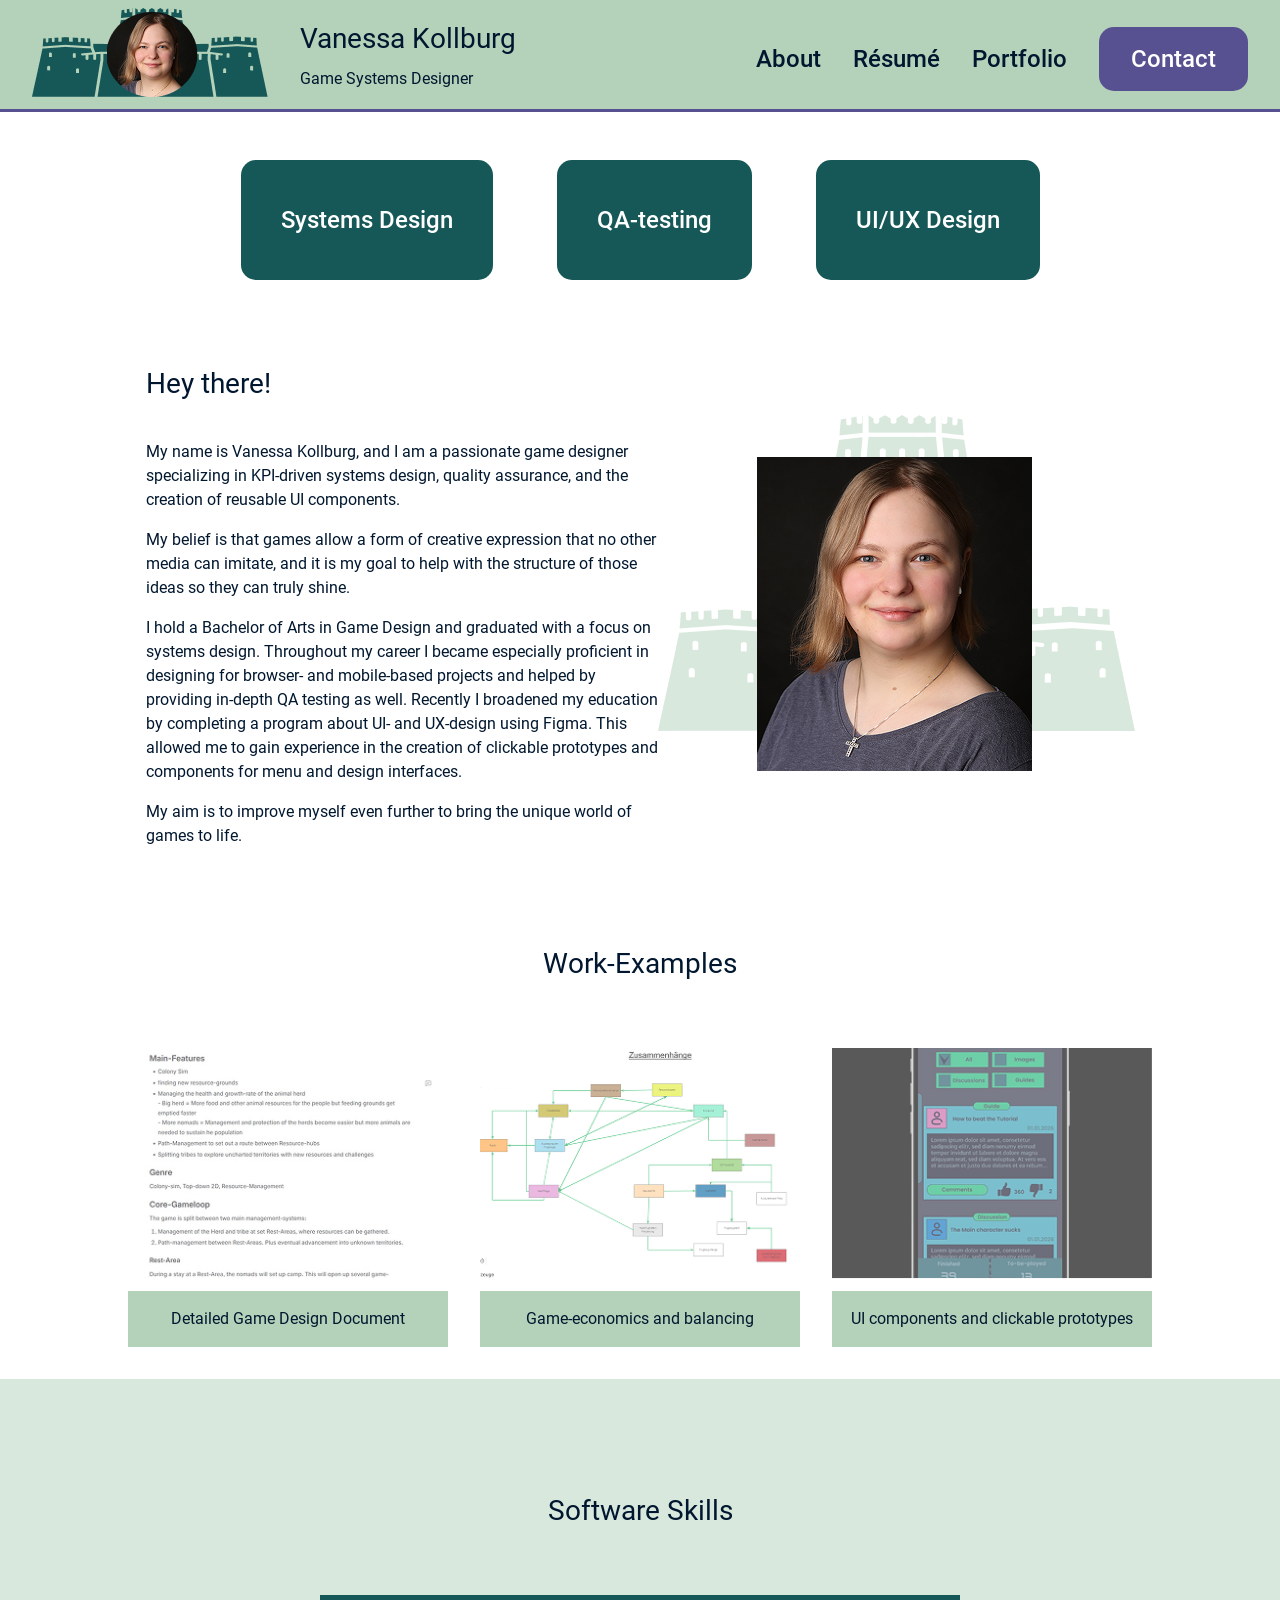
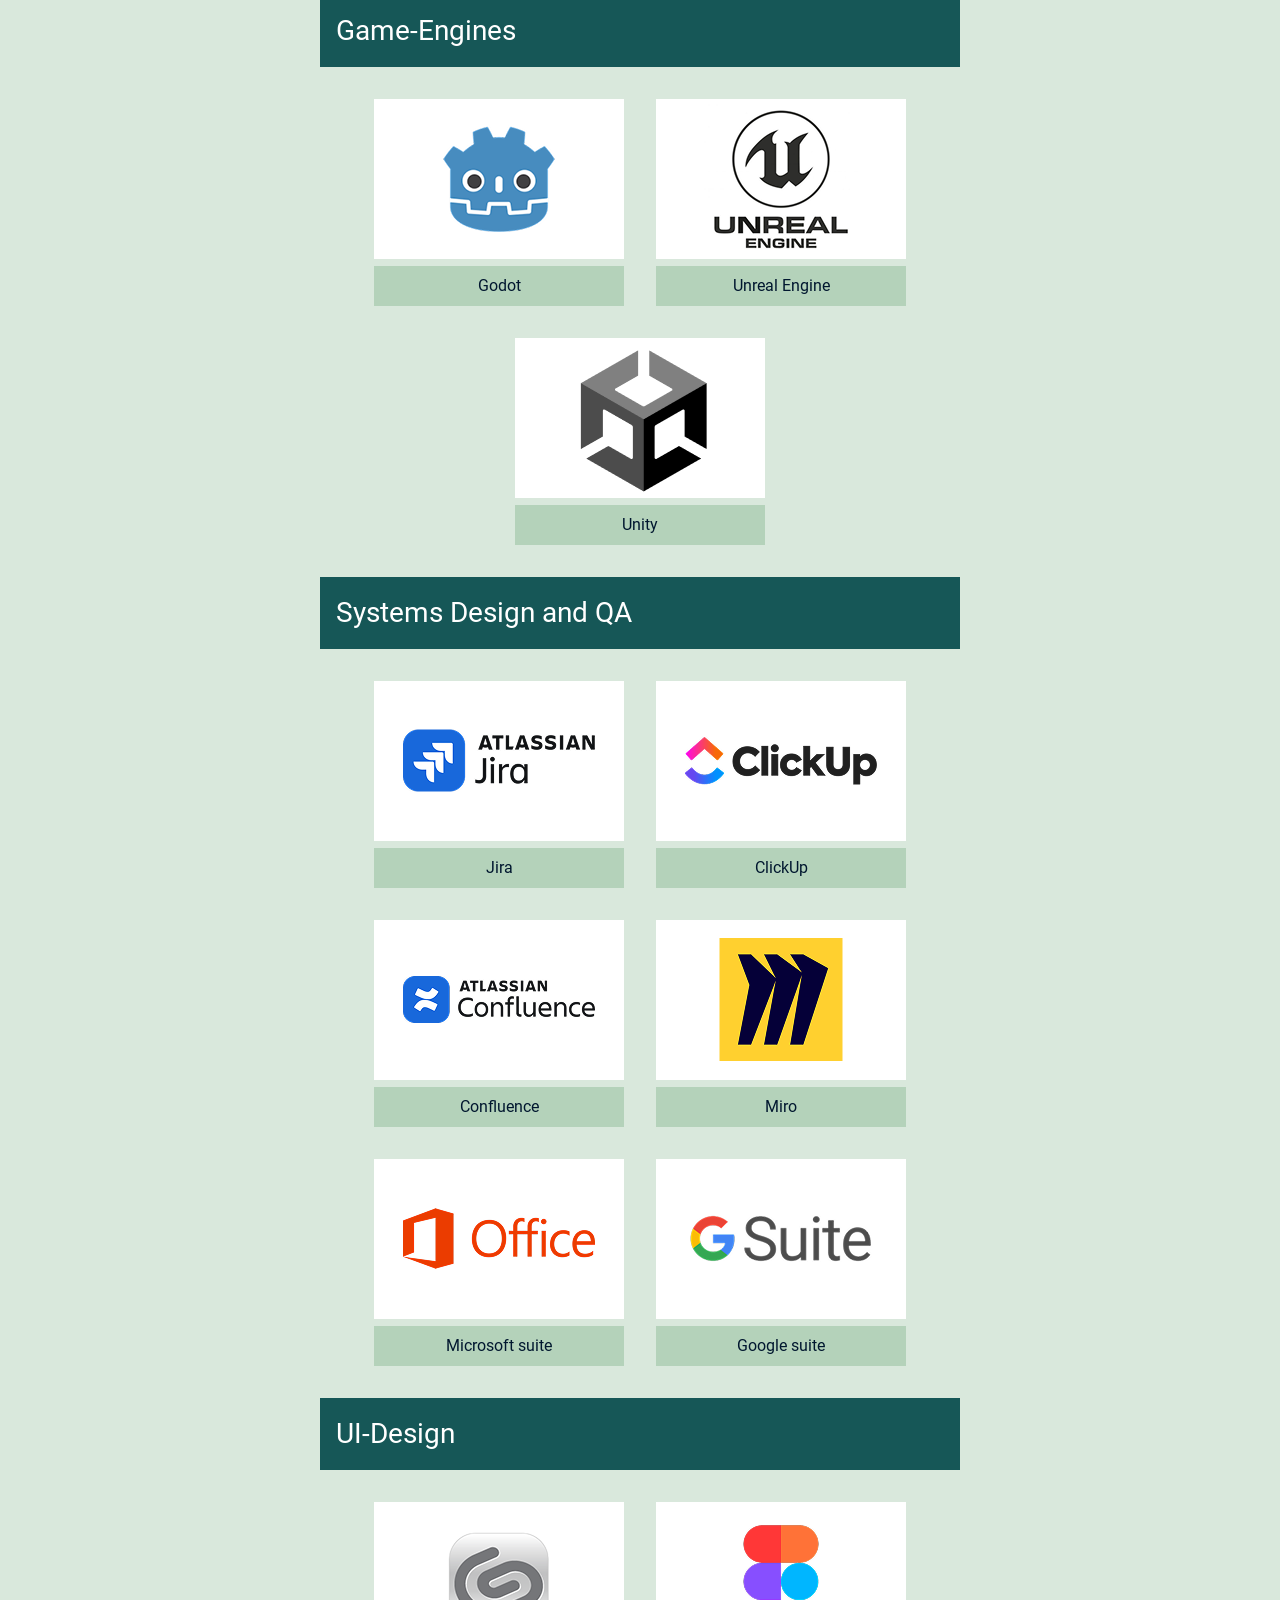
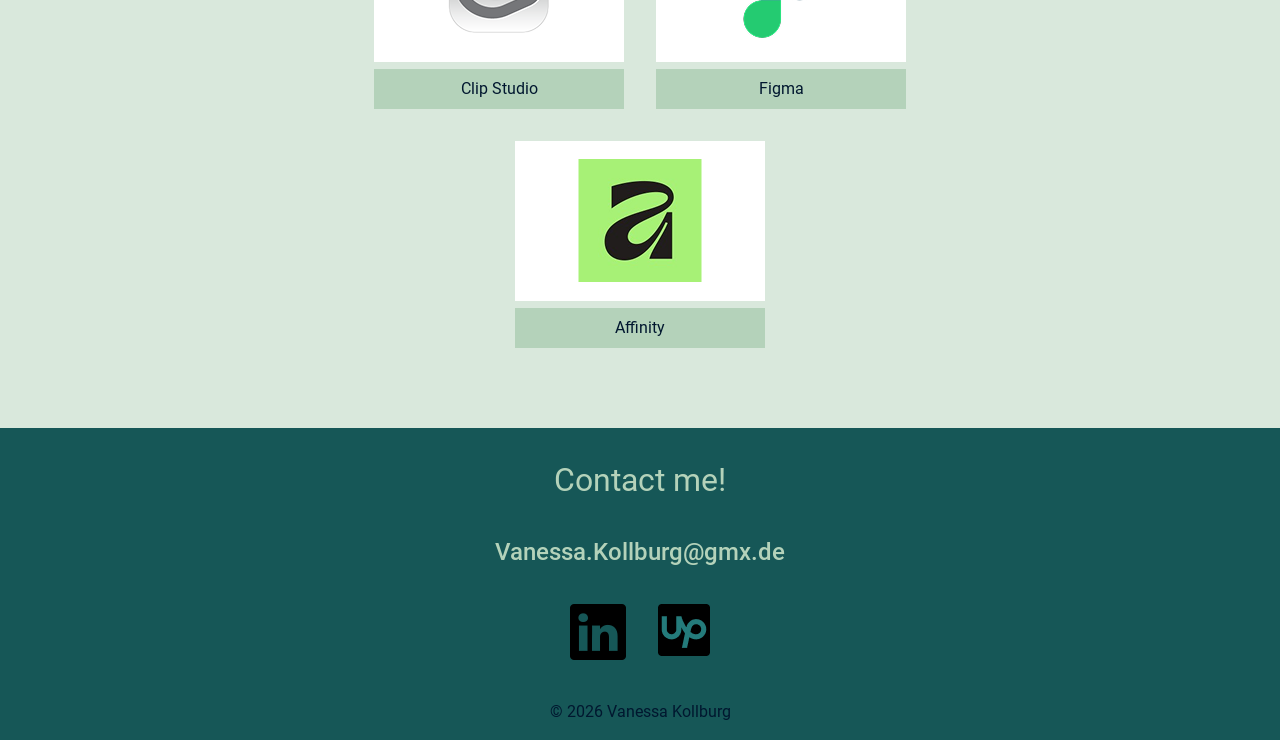
<file: index.html>
<!DOCTYPE html>
<html lang="en">

<head>
    <meta charset="UTF-8">
    <meta name="viewport" content="width=device-width, initial-scale=1.0">
    <title>Portfolio Vanessa Kollburg Main Page</title>
    <meta name="description"
        content="Game Design Portfolio for Vanessa Kollburg, Game System Design, Game Quality Assurance, Game UI">
    <meta name="author" content="Vanessa Kollburg">
    <link rel="icon" type="image/x-icon" href="./images/favicon.png">
    <meta name="robots" content="index,follow">
    <link type="text/css" rel="stylesheet" href="assets/bootstrap-icons-1.13.1/bootstrap-icons.min.css">
    <link type="text/css" rel="stylesheet" href="css/fonts.css">
    <link type="text/css" rel="stylesheet" href="css/variable.css">
    <link type="text/css" rel="stylesheet" href="css/style.css">
    <link type="text/css" rel="stylesheet" href="css/section.css">
</head>

<body>
    <header>
        <nav class="flex  align-center px-2">
            <div class="flex header-logo align-center">
                <a href=#>
                    <img src="./images/header_pic.png"
                        alt="logo of a castle with the photo of Vanessa Kollburg in the middle">
                </a>

                <a href=#>
                    <ul class="flex header-name">
                        <li>

                            <h2>Vanessa Kollburg</h2>

                        </li>
                        <li>

                            <p>Game Systems Designer</p>

                        </li>
                    </ul>
                </a>
            </div>
            <ul class="flex navigation align-center">
                <li><a href="#">
                        <h3>About</h3>
                    </a></li>
                <li><a href="resume.html">
                        <h3>Résumé</h3>
                    </a></li>
                <li><a href="portfolio.html">
                        <h3>Portfolio</h3>
                    </a></li>
                <li>
                    <button class="btn btn-primary"><a href="#contact">
                            <h3>Contact</h3>
                        </a></button>
                </li>
            </ul>
            <button class="hamburger" onclick="openNav()">
                <i class="bi bi-list"></i>
            </button>
        </nav>
        <!-- hamburger menu overlay -->
        <div id="myNav" class="overlay display-none px-1 py-2">
            <button class="closebtn" onclick="closeNav()">
                <i class="bi bi-x-lg"></i>
            </button>
            <div class="overlay-content flex">
                <ul class="flex">
                    <li><a href="#">About</a></li>
                    <li><a href="resume.html">Résumé</a></li>
                    <li><a href="portfolio.html">Portfolio</a></li>
                    <li><a href="#contact">Contact</a></li>
                </ul>
            </div>
    </header>
    <main>
        <section class="flex skill-btn py-2 justify-center align-center">
            <a href="portfolio.html#SD" class="btn btn-secondary">Systems Design</a>
            <a href="portfolio.html#QA" class="btn btn-secondary">QA-testing</a>
            <a href="portfolio.html#UI" class="btn btn-secondary">UI/UX Design</a>
        </section>

        <section class="hero flex justify-center align-center py-2">
            <div class="flex hero-text text-align-left">
                <h2 class="py-1-25 text-align-left">Hey there!</h2>
                <p>My name is Vanessa Kollburg, and I am a passionate game designer specializing in KPI-driven systems
                    design, quality assurance, and the creation of reusable UI components. </p>
                <p>My belief is that games allow a form of creative expression that no other media can imitate, and it
                    is my
                    goal to help with the structure of those ideas so they can truly shine.</p>
                <p>I hold a Bachelor of Arts in Game Design and graduated with a focus on systems design. Throughout my
                    career I became especially proficient in designing for browser- and mobile-based projects and helped
                    by
                    providing in-depth QA testing as well.
                    Recently I broadened my education by completing a program about UI- and UX-design using Figma. This
                    allowed me to gain experience in the creation of clickable prototypes and components for menu and
                    design
                    interfaces.</p>
                <p>My aim is to improve myself even further to bring the unique world of games to life.</p>
            </div>
            <div>
                <img src="./images/hero_photo.png" alt="photo of Vanessa Kollburg">
            </div>
        </section>

        <section class="flex examples justify-center py-2">
            <h2 class="py-2">Work-Examples</h2>
            <div class=" flex example-cards">
                <div class="flex hero-card ">
                    <a href="portfolio.html"><img src="./images/hero_GDD.png"
                            alt="screenshotof a game design document"></a>
                    <p>Detailed Game Design Document</p>
                </div>
                <div class="flex hero-card ">
                    <a href="portfolio.html"><img src="./images/hero_economics.png"
                            alt="screenshotof a game system structure"></a>
                    <p>Game-economics and balancing</p>
                </div>
                <div class="flex hero-card ">
                    <a href="portfolio.html"><img src="./images/hero_UI.png"
                            alt="figma screenshotof a mobile prototype"></a>
                    <p>UI components and clickable prototypes</p>
                </div>
            </div>
        </section>
        <section class="color-bg software flex justify-center align-center py-5">
            <h2 class="py-2">Software Skills</h2>

            <div class="grid-child py-2">
                <h2>Game-Engines</h2>
            </div>
            <div class="card-container flex justify-center align-center">
                <div class="s-card">
                    <img src="./images/software_godot.png" alt="Godot logo">
                    <p>Godot</p>
                </div>
                <div class="s-card">
                    <img src="./images/software_unreal.png" alt="Unreal Engine logo">
                    <p>Unreal Engine</p>
                </div>
                <div class="s-card">
                    <img src="./images/software_unity.png" alt="Unity logo">
                    <p>Unity</p>
                </div>
            </div>
            <div class="grid-child py-2">
                <h2>Systems Design and QA</h2>
            </div>
            <div class="card-container flex justify-center align-center">
                <div class="s-card">
                    <img src="./images/software_jira.png" alt="Atlassian Jira logo">
                    <p>Jira</p>
                </div>
                <div class="s-card">
                    <img src="./images/software_clickup.png" alt="ClickUp logo">
                    <p>ClickUp</p>
                </div>
                <div class="s-card">
                    <img src="./images/software_confluence.png" alt="Atlassian Confluence logo">
                    <p>Confluence</p>
                </div>
                <div class="s-card">
                    <img src="./images/software_miro.png" alt="Miro logo">
                    <p>Miro</p>
                </div>
                <div class="s-card">
                    <img src="./images/software_office.png" alt="Microsoft Office logo">
                    <p>Microsoft suite</p>
                </div>
                <div class="s-card">
                    <img src="./images/software_google.png" alt="Google Suite logo">
                    <p>Google suite</p>
                </div>
            </div>
            <div class="grid-child py-2">
                <h2>UI-Design</h2>
            </div>
            <div class="card-container flex justify-center align-center">
                <div class="s-card">
                    <img src="./images/software_clip.png" alt="Clip Studio logo">
                    <p>Clip Studio</p>
                </div>
                <div class="s-card">
                    <img src="./images/software_figma.png" alt="Figma logo">
                    <p>Figma</p>
                </div>
                <div class="s-card">
                    <img src="./images/software_affinity.png" alt="Affinity logo">
                    <p>Affinity</p>
                </div>
            </div>
        </section>

    </main>
    <footer class="flex justify-center align-center" id="contact">
        <h2 class="py-2">Contact me!</h2>
        <a href="mailto:Vanessa.Kollburg@gmx.de">Vanessa.Kollburg@gmx.de</a>

        <div class="socials py-2">
            <a aria-label="linkedin" href="https://www.linkedin.com/in/vanessa-kollburg-b5431b2a5/"><i
                    class="bi bi-linkedin"></i></a>
            <a aria-label="upwork" href="https://www.upwork.com/freelancers/~0130bf9cb25b86ddc6"><img
                    src="./images/upwork-1 1.png" alt="Upwork Logo"></a>
        </div>
        <p>© 2026 Vanessa Kollburg</p>
    </footer>
    <script>
        function openNav() {
            document.getElementById("myNav").classList.add("display-block");
            document.querySelector("body").style.overflow = "hidden";
        }
        function closeNav() {
            document.getElementById("myNav").classList.remove("display-block");
            document.querySelector("body").style.overflow = "visible";
        }
    </script>
</body>

</html>
</file>
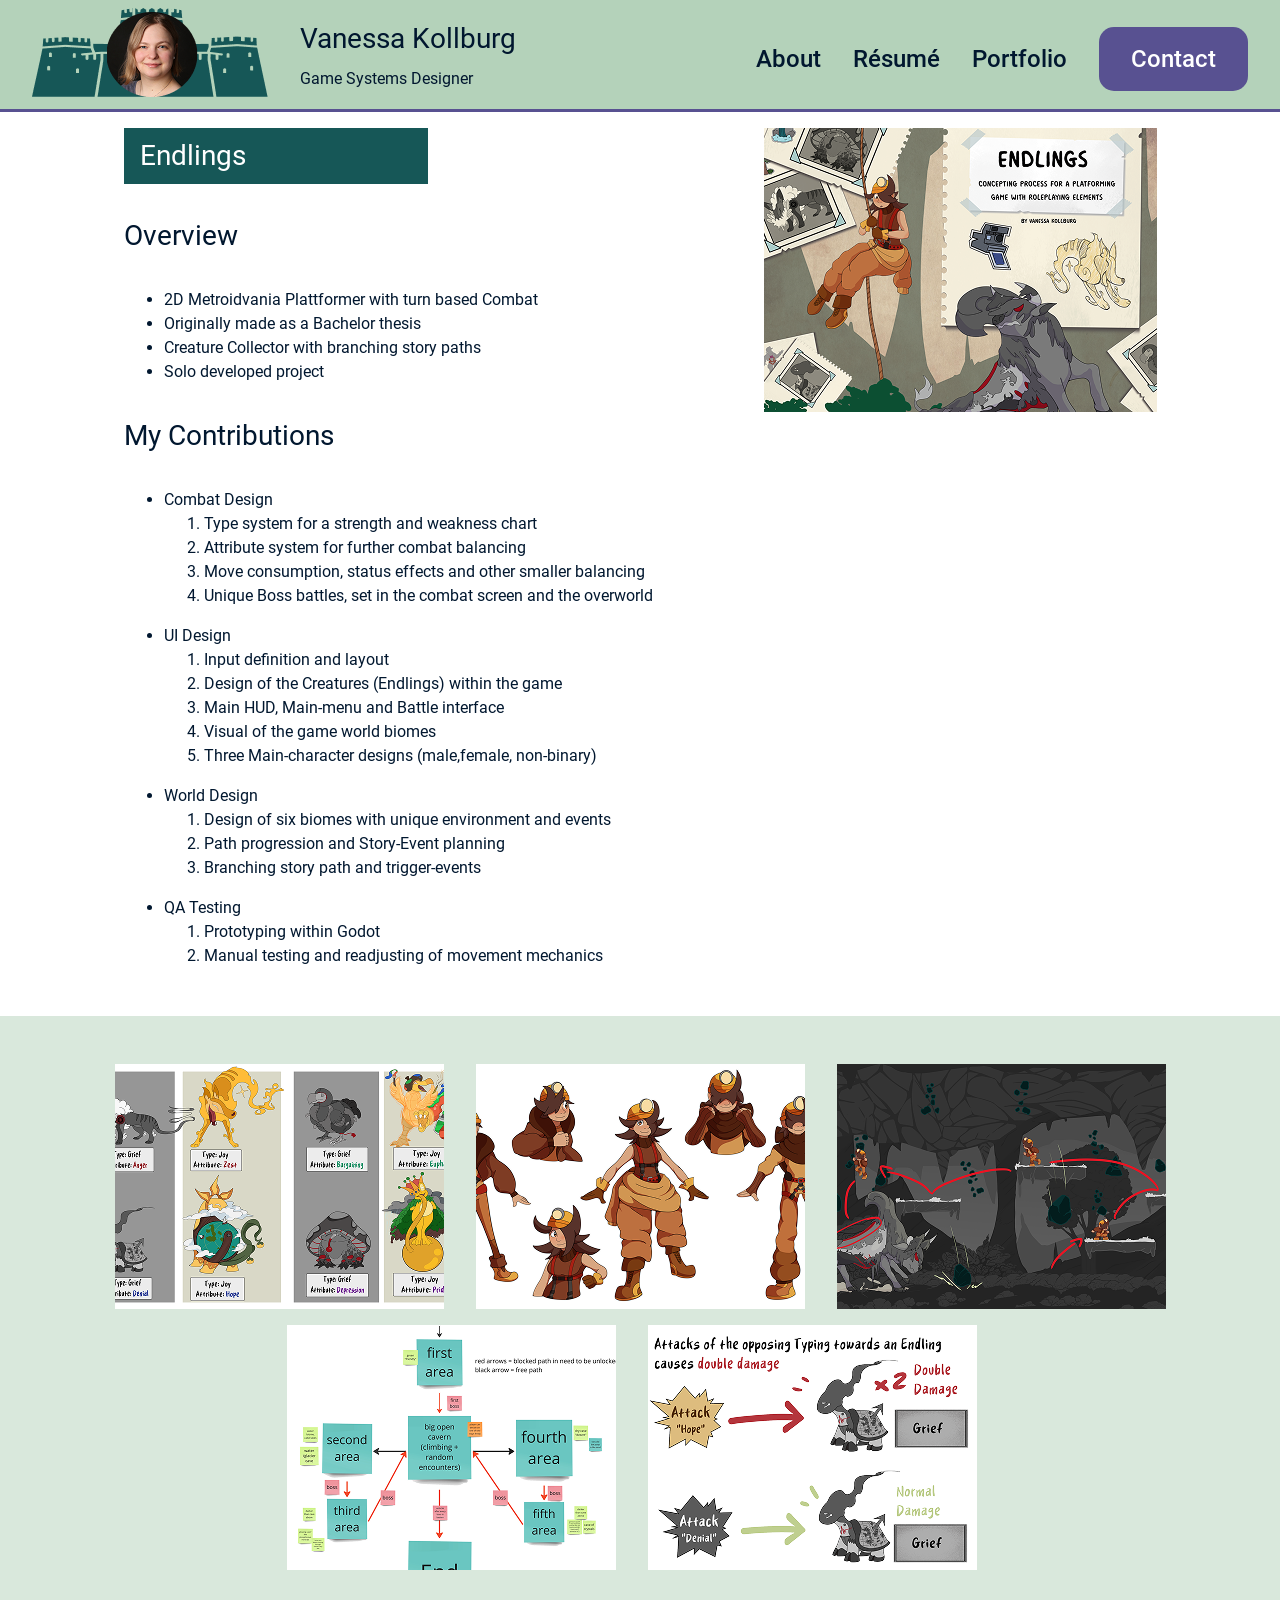
<file: endlings.html>
<!DOCTYPE html>
<html lang="en">

<head>
    <meta charset="UTF-8">
    <meta name="viewport" content="width=device-width, initial-scale=1.0">
    <title>Project Page "Endlings"</title>
    <meta name="description"
        content="Game Design Portfolio for Vanessa Kollburg, Project Page for the Metroidvania game Endlings, Game Quality Assurance, Game UI">
    <meta name="author" content="Vanessa Kollburg">
    <link rel="icon" type="image/x-icon" href="./images/favicon.png">
    <meta name="robots" content="index,follow">
    <link type="text/css" rel="stylesheet" href="assets/bootstrap-icons-1.13.1/bootstrap-icons.min.css">
    <link type="text/css" rel="stylesheet" href="css/fonts.css">
    <link type="text/css" rel="stylesheet" href="css/variable.css">
    <link type="text/css" rel="stylesheet" href="css/style.css">
    <link type="text/css" rel="stylesheet" href="css/section.css">
</head>

<body>
    <header>
        <nav class="flex  align-center px-2">
            <div class="flex header-logo align-center">
                <a href="index.html">
                    <img src="./images/header_pic.png"
                        alt="logo of a castle with the photo of Vanessa Kollburg in the middle">
                </a>

                <a href="index.html">
                    <ul class="flex header-name">
                        <li>

                            <h2>Vanessa Kollburg</h2>

                        </li>
                        <li>

                            <p>Game Systems Designer</p>

                        </li>
                    </ul>
                </a>
            </div>
            <ul class="flex navigation align-center">
                <li><a href="index.html">
                        <h3>About</h3>
                    </a></li>
                <li><a href="#resume">
                        <h3>Résumé</h3>
                    </a></li>
                <li><a href="portfolio.html">
                        <h3>Portfolio</h3>
                    </a></li>
                <li>
                    <button class="btn btn-primary"><a href="index.html#contact">
                            <h3>Contact</h3>
                        </a></button>
                </li>
            </ul>
            <button class="hamburger" onclick="openNav()">
                <i class="bi bi-list"></i>
            </button>
        </nav>
        <!-- hamburger menu overlay -->
        <div id="myNav" class="overlay display-none px-1 py-2">
            <button class="closebtn" onclick="closeNav()">
                <i class="bi bi-x-lg"></i>
            </button>
            <div class="overlay-content flex">
                <ul class="flex">
                    <li><a href="#rezepte">About</a></li>
                    <li><a href="#about">Résumé</a></li>
                    <li><a href="portfolio.html">Portfolio</a></li>
                    <li><a href="index.html#contact">Contact</a></li>
                </ul>
            </div>
    </header>

    <body>

        <section class="flex justify-center  overview">

            <div class="flex contributions">
                <div class="grid-child py-2">
                    <h2>Endlings</h2>
                </div>
                <h2>Overview</h2>
                <ul>
                    <li>
                        <p>2D Metroidvania Plattformer with turn based Combat</p>
                    </li>
                    <li>
                        <p>Originally made as a Bachelor thesis</p>
                    </li>
                    <li>
                        <p>Creature Collector with branching story paths </p>
                    </li>
                    <li>
                        <p>Solo developed project</p>
                    </li>
                </ul>
                <h2>My Contributions</h2>
                <ul>
                    <li>
                        <p>Combat Design</p>
                        <ol>
                            <li>Type system for a strength and weakness chart</li>
                            <li>Attribute system for further combat balancing</li>
                            <li> Move consumption, status effects and other smaller balancing</li>
                            <li>Unique Boss battles, set in the combat screen and the overworld</li>
                        </ol>
                    </li>
                    <li>
                        <p>UI Design</p>
                        <ol>
                            <li>Input definition and layout</li>
                            <li>Design of the Creatures (Endlings) within the game</li>
                            <li> Main HUD, Main-menu and Battle interface </li>
                            <li>Visual of the game world biomes</li>
                            <li>Three Main-character designs (male,female, non-binary)</li>
                        </ol>
                    </li>

                    <li>
                        <p>World Design</p>
                        <ol>
                            <li>Design of six biomes with unique environment and events</li>
                            <li>Path progression and Story-Event planning</li>
                            <li>Branching story path and trigger-events</li>
                        </ol>
                    </li>
                    <li>
                        <p>QA Testing</p>
                        <ol>
                            <li>Prototyping within Godot</li>
                            <li>Manual testing and readjusting of movement mechanics </li>
                        </ol>
                    </li>
                </ul>
            </div>
            <div class="main-pic"><img src="./images/thumbnail_Endlings.png"
                    alt="Screenshot of OpenStreetMap used to locate game data">
            </div>
        </section>
        <section class="flex justify-center color-bg lightbox">
            <!-- Images used to open the lightbox -->
            <div class="flex justify-center row">
                <div class="flex justify-center column">
                    <img src="./images/Endling-1mini.png" onclick="openModal();currentSlide(1)" class="hover-shadow">
                </div>
                <div class="flex justify-center column">
                    <img src="./images/Endling-2-mini.png" onclick="openModal();currentSlide(2)" class="hover-shadow">
                </div>
                <div class="flex justify-center column">
                    <img src="./images/Endling-3-mini.png" onclick="openModal();currentSlide(3)" class="hover-shadow">
                </div>
                <div class="flex justify-center column">
                    <img src="./images/Endling-4-mini.png" onclick="openModal();currentSlide(4)" class="hover-shadow">
                </div>
                <div class="flex justify-center column">
                    <img src="./images/Endling-5-mini.png" onclick="openModal();currentSlide(4)" class="hover-shadow">
                </div>

            </div>

            <!-- The Modal/Lightbox -->
            <div id="myModal" class="modal">
                <span class="close cursor" onclick="closeModal()">&times;</span>
                <div class="modal-content">

                    <div class="mySlides">
                        <div class="numbertext">1 / 5</div>
                        <img src="./images/Endling-1.png" style="width:100%">
                    </div>

                    <div class="mySlides">
                        <div class="numbertext">2 / 5</div>
                        <img src="./images/Endling-2.png" style="width:100%">
                    </div>

                    <div class="mySlides">
                        <div class="numbertext">3 / 5</div>
                        <img src="./images/Endling-3.png" style="width:100%">
                    </div>

                    <div class="mySlides">
                        <div class="numbertext">4 / 5</div>
                        <img src="./images/Endling-4.png" style="width:100%">
                    </div>
                    <div class="mySlides">
                        <div class="numbertext">5 / 5</div>
                        <img src="./images/Endling-5.png" style="width:100%">
                    </div>


                    <!-- Next/previous controls -->
                    <a class="prev" onclick="plusSlides(-1)">&#10094;</a>
                    <a class="next" onclick="plusSlides(1)">&#10095;</a>

                    <!-- Caption text -->
                    <div class="caption-container">
                        <p id="caption"></p>
                    </div>

                    <!-- Thumbnail image controls -->
                    <div class="column">
                        <img class="demo" src="./images/Endling-1mini.png" onclick="currentSlide(1)"
                            alt="Four Starter with alternative form">
                    </div>

                    <div class="column">
                        <img class="demo" src="./images/Endling-2-mini.png" onclick="currentSlide(2)"
                            alt="Three Player Character Designs">
                    </div>

                    <div class="column">
                        <img class="demo" src="./images/Endling-3-mini.png" onclick="currentSlide(3)"
                            alt="Boss battle requires plattforming to start battle">
                    </div>

                    <div class="column">
                        <img class="demo" src="./images/Endling-4-mini.png" onclick="currentSlide(4)"
                            alt="World-Design planing in Miro">
                    </div>
                    <div class="column">
                        <img class="demo" src="./images/Endling-5-mini.png" onclick="currentSlide(4)" alt="Type system">
                    </div>

                </div>
            </div>
        </section>
    </body>
    <script>
        function openNav() {
            document.getElementById("myNav").classList.add("display-block");
            document.querySelector("body").style.overflow = "hidden";
        }
        function closeNav() {
            document.getElementById("myNav").classList.remove("display-block");
            document.querySelector("body").style.overflow = "visible";
        }
        /* Lightbox */
        // Open the Modal
        function openModal() {
            document.getElementById("myModal").style.display = "block";
        }

        // Close the Modal
        function closeModal() {
            document.getElementById("myModal").style.display = "none";
        }

        var slideIndex = 1;
        showSlides(slideIndex);

        // Next/previous controls
        function plusSlides(n) {
            showSlides(slideIndex += n);
        }

        // Thumbnail image controls
        function currentSlide(n) {
            showSlides(slideIndex = n);
        }

        function showSlides(n) {
            var i;
            var slides = document.getElementsByClassName("mySlides");
            var dots = document.getElementsByClassName("demo");
            var captionText = document.getElementById("caption");
            if (n > slides.length) { slideIndex = 1 }
            if (n < 1) { slideIndex = slides.length }
            for (i = 0; i < slides.length; i++) {
                slides[i].style.display = "none";
            }
            for (i = 0; i < dots.length; i++) {
                dots[i].className = dots[i].className.replace(" active", "");
            }
            slides[slideIndex - 1].style.display = "block";
            dots[slideIndex - 1].className += " active";
            captionText.innerHTML = dots[slideIndex - 1].alt;
        }
    </script>
</body>

</html>
</file>
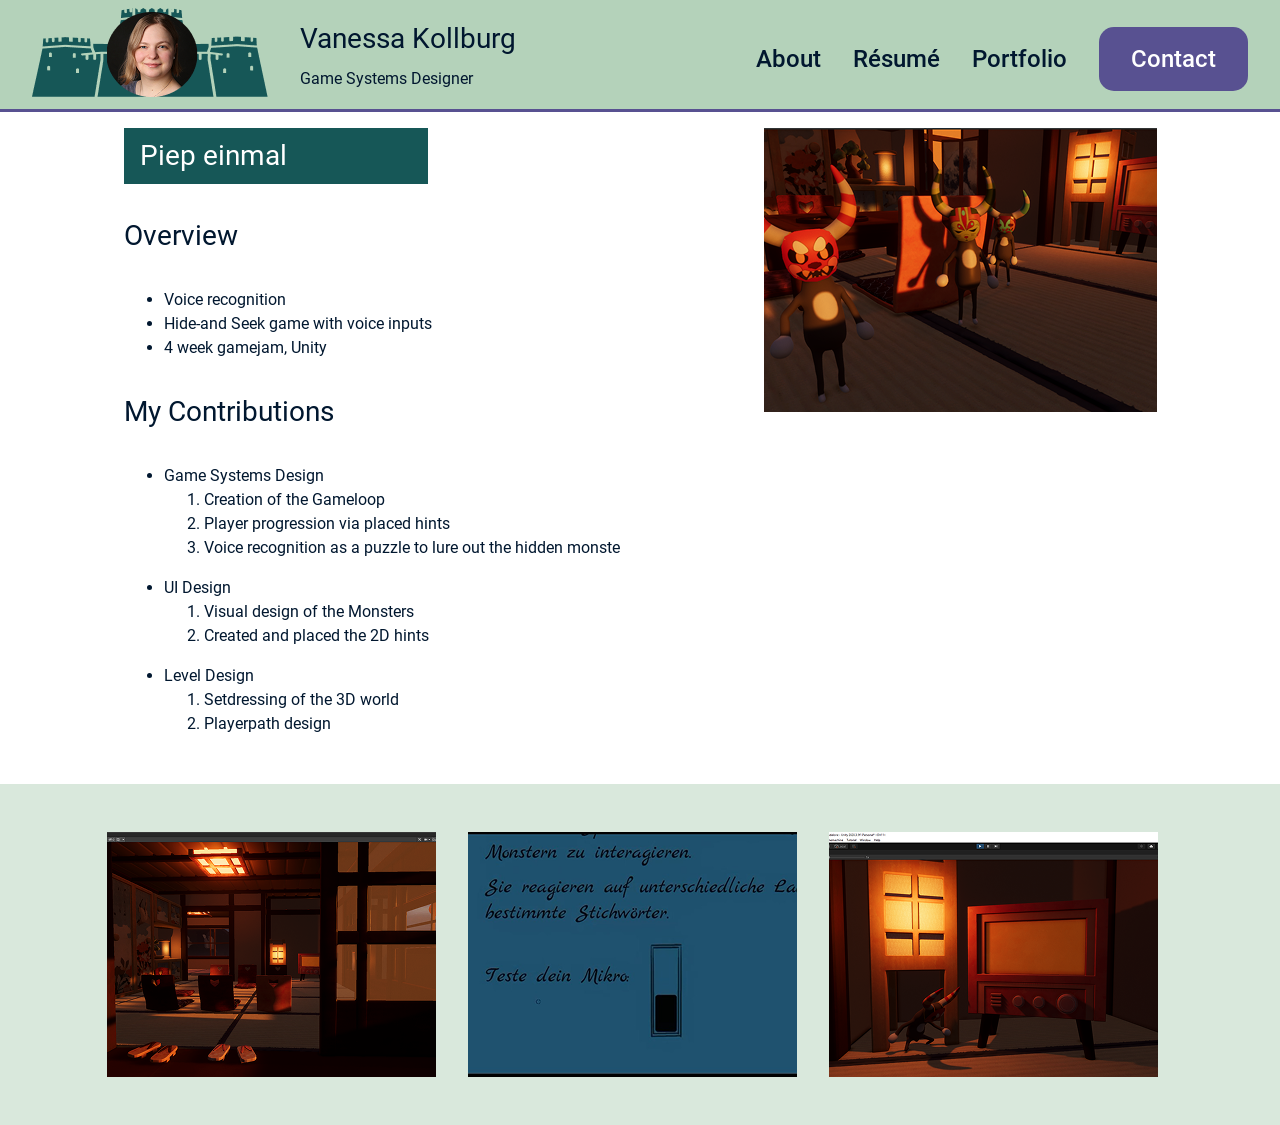
<file: piep.html>
<!DOCTYPE html>
<html lang="en">

<head>
    <meta charset="UTF-8">
    <meta name="viewport" content="width=device-width, initial-scale=1.0">
    <title>Project Page "Piep einmal"</title>
    <meta name="description"
        content="Game Design Portfolio for Vanessa Kollburg, Project Page for the game Piep einmal, Gamejam , Game Quality Assurance, Game UI">
    <meta name="author" content="Vanessa Kollburg">
    <link rel="icon" type="image/x-icon" href="./images/favicon.png">
    <meta name="robots" content="index,follow">
    <link type="text/css" rel="stylesheet" href="assets/bootstrap-icons-1.13.1/bootstrap-icons.min.css">
    <link type="text/css" rel="stylesheet" href="css/fonts.css">
    <link type="text/css" rel="stylesheet" href="css/variable.css">
    <link type="text/css" rel="stylesheet" href="css/style.css">
    <link type="text/css" rel="stylesheet" href="css/section.css">
</head>

<body>
    <header>
        <nav class="flex  align-center px-2">
            <div class="flex header-logo align-center">
                <a href="index.html">
                    <img src="./images/header_pic.png"
                        alt="logo of a castle with the photo of Vanessa Kollburg in the middle">
                </a>

                <a href="index.html">
                    <ul class="flex header-name">
                        <li>

                            <h2>Vanessa Kollburg</h2>

                        </li>
                        <li>

                            <p>Game Systems Designer</p>

                        </li>
                    </ul>
                </a>
            </div>
            <ul class="flex navigation align-center">
                <li><a href="index.html">
                        <h3>About</h3>
                    </a></li>
                <li><a href="#resume">
                        <h3>Résumé</h3>
                    </a></li>
                <li><a href="portfolio.html">
                        <h3>Portfolio</h3>
                    </a></li>
                <li>
                    <button class="btn btn-primary"><a href="index.html#contact">
                            <h3>Contact</h3>
                        </a></button>
                </li>
            </ul>
            <button class="hamburger" onclick="openNav()">
                <i class="bi bi-list"></i>
            </button>
        </nav>
        <!-- hamburger menu overlay -->
        <div id="myNav" class="overlay display-none px-1 py-2">
            <button class="closebtn" onclick="closeNav()">
                <i class="bi bi-x-lg"></i>
            </button>
            <div class="overlay-content flex">
                <ul class="flex">
                    <li><a href="#rezepte">About</a></li>
                    <li><a href="#about">Résumé</a></li>
                    <li><a href="portfolio.html">Portfolio</a></li>
                    <li><a href="index.html#contact">Contact</a></li>
                </ul>
            </div>
    </header>

    <body>

        <section class="flex justify-center  overview">

            <div class="flex contributions">
                <div class="grid-child py-2">
                    <h2>Piep einmal</h2>
                </div>
                <h2>Overview</h2>
                <ul>
                    <li>
                        <p>Voice recognition</p>
                    </li>
                    <li>
                        <p>Hide-and Seek game with voice inputs </p>
                    </li>
                    <li>
                        <p>4 week gamejam, Unity</p>
                    </li>
                </ul>
                <h2>My Contributions</h2>
                <ul>
                    <li>
                        <p>Game Systems Design</p>
                        <ol>
                            <li>Creation of the Gameloop</li>
                            <li>Player progression via placed hints </li>
                            <li> Voice recognition as a puzzle to lure out the hidden monste</li>
                        </ol>
                    </li>
                    <li>
                        <p>UI Design</p>
                        <ol>
                            <li>Visual design of the Monsters</li>
                            <li>Created and placed the 2D hints</li>
                        </ol>
                    </li>

                    <li>
                        <p>Level Design</p>
                        <ol>
                            <li> Setdressing of the 3D world</li>
                            <li>Playerpath design</li>
                        </ol>
                    </li>

                </ul>
            </div>
            <div class="main-pic"><img src="./images/thumbnail_Pieps.png"
                    alt="Screenshot of OpenStreetMap used to locate game data">
            </div>
        </section>
        <section class="flex justify-center color-bg lightbox">
            <!-- Images used to open the lightbox -->
            <div class="flex justify-center row">
                <div class="flex justify-center column">
                    <img src="./images/Piep-1-mini.png" onclick="openModal();currentSlide(1)" class="hover-shadow">
                </div>
                <div class="flex justify-center column">
                    <img src="./images/Piep-2-mini.png" onclick="openModal();currentSlide(2)" class="hover-shadow">
                </div>
                <div class="flex justify-center column">
                    <img src="./images/Piep-3-mini.png" onclick="openModal();currentSlide(3)" class="hover-shadow">
                </div>


            </div>

            <!-- The Modal/Lightbox -->
            <div id="myModal" class="modal">
                <span class="close cursor" onclick="closeModal()">&times;</span>
                <div class="modal-content">

                    <div class="mySlides">
                        <div class="numbertext">1 / 3</div>
                        <img src="./images/Piep-1.png" style="width:100%">
                    </div>

                    <div class="mySlides">
                        <div class="numbertext">2 / 3</div>
                        <img src="./images/Piep-2.jpg" style="width:100%">
                    </div>

                    <div class="mySlides">
                        <div class="numbertext">3 / 3</div>
                        <img src="./images/Piep-3.png" style="width:100%">
                    </div>



                    <!-- Next/previous controls -->
                    <a class="prev" onclick="plusSlides(-1)">&#10094;</a>
                    <a class="next" onclick="plusSlides(1)">&#10095;</a>

                    <!-- Caption text -->
                    <div class="caption-container">
                        <p id="caption"></p>
                    </div>

                    <!-- Thumbnail image controls -->
                    <div class="column">
                        <img class="demo" src="./images/Piep-1-mini.png" onclick="currentSlide(1)"
                            alt="Giant Environment">
                    </div>

                    <div class="column">
                        <img class="demo" src="./images/Piep-2-mini.png" onclick="currentSlide(2)"
                            alt="Start-Screen with Microfon-test">
                    </div>

                    <div class="column">
                        <img class="demo" src="./images/Piep-3-mini.png" onclick="currentSlide(3)"
                            alt="Traditional japanese Interior">
                    </div>



                </div>
            </div>
        </section>
    </body>
    <script>
        function openNav() {
            document.getElementById("myNav").classList.add("display-block");
            document.querySelector("body").style.overflow = "hidden";
        }
        function closeNav() {
            document.getElementById("myNav").classList.remove("display-block");
            document.querySelector("body").style.overflow = "visible";
        }
        /* Lightbox */
        // Open the Modal
        function openModal() {
            document.getElementById("myModal").style.display = "block";
        }

        // Close the Modal
        function closeModal() {
            document.getElementById("myModal").style.display = "none";
        }

        var slideIndex = 1;
        showSlides(slideIndex);

        // Next/previous controls
        function plusSlides(n) {
            showSlides(slideIndex += n);
        }

        // Thumbnail image controls
        function currentSlide(n) {
            showSlides(slideIndex = n);
        }

        function showSlides(n) {
            var i;
            var slides = document.getElementsByClassName("mySlides");
            var dots = document.getElementsByClassName("demo");
            var captionText = document.getElementById("caption");
            if (n > slides.length) { slideIndex = 1 }
            if (n < 1) { slideIndex = slides.length }
            for (i = 0; i < slides.length; i++) {
                slides[i].style.display = "none";
            }
            for (i = 0; i < dots.length; i++) {
                dots[i].className = dots[i].className.replace(" active", "");
            }
            slides[slideIndex - 1].style.display = "block";
            dots[slideIndex - 1].className += " active";
            captionText.innerHTML = dots[slideIndex - 1].alt;
        }
    </script>
</body>

</html>
</file>
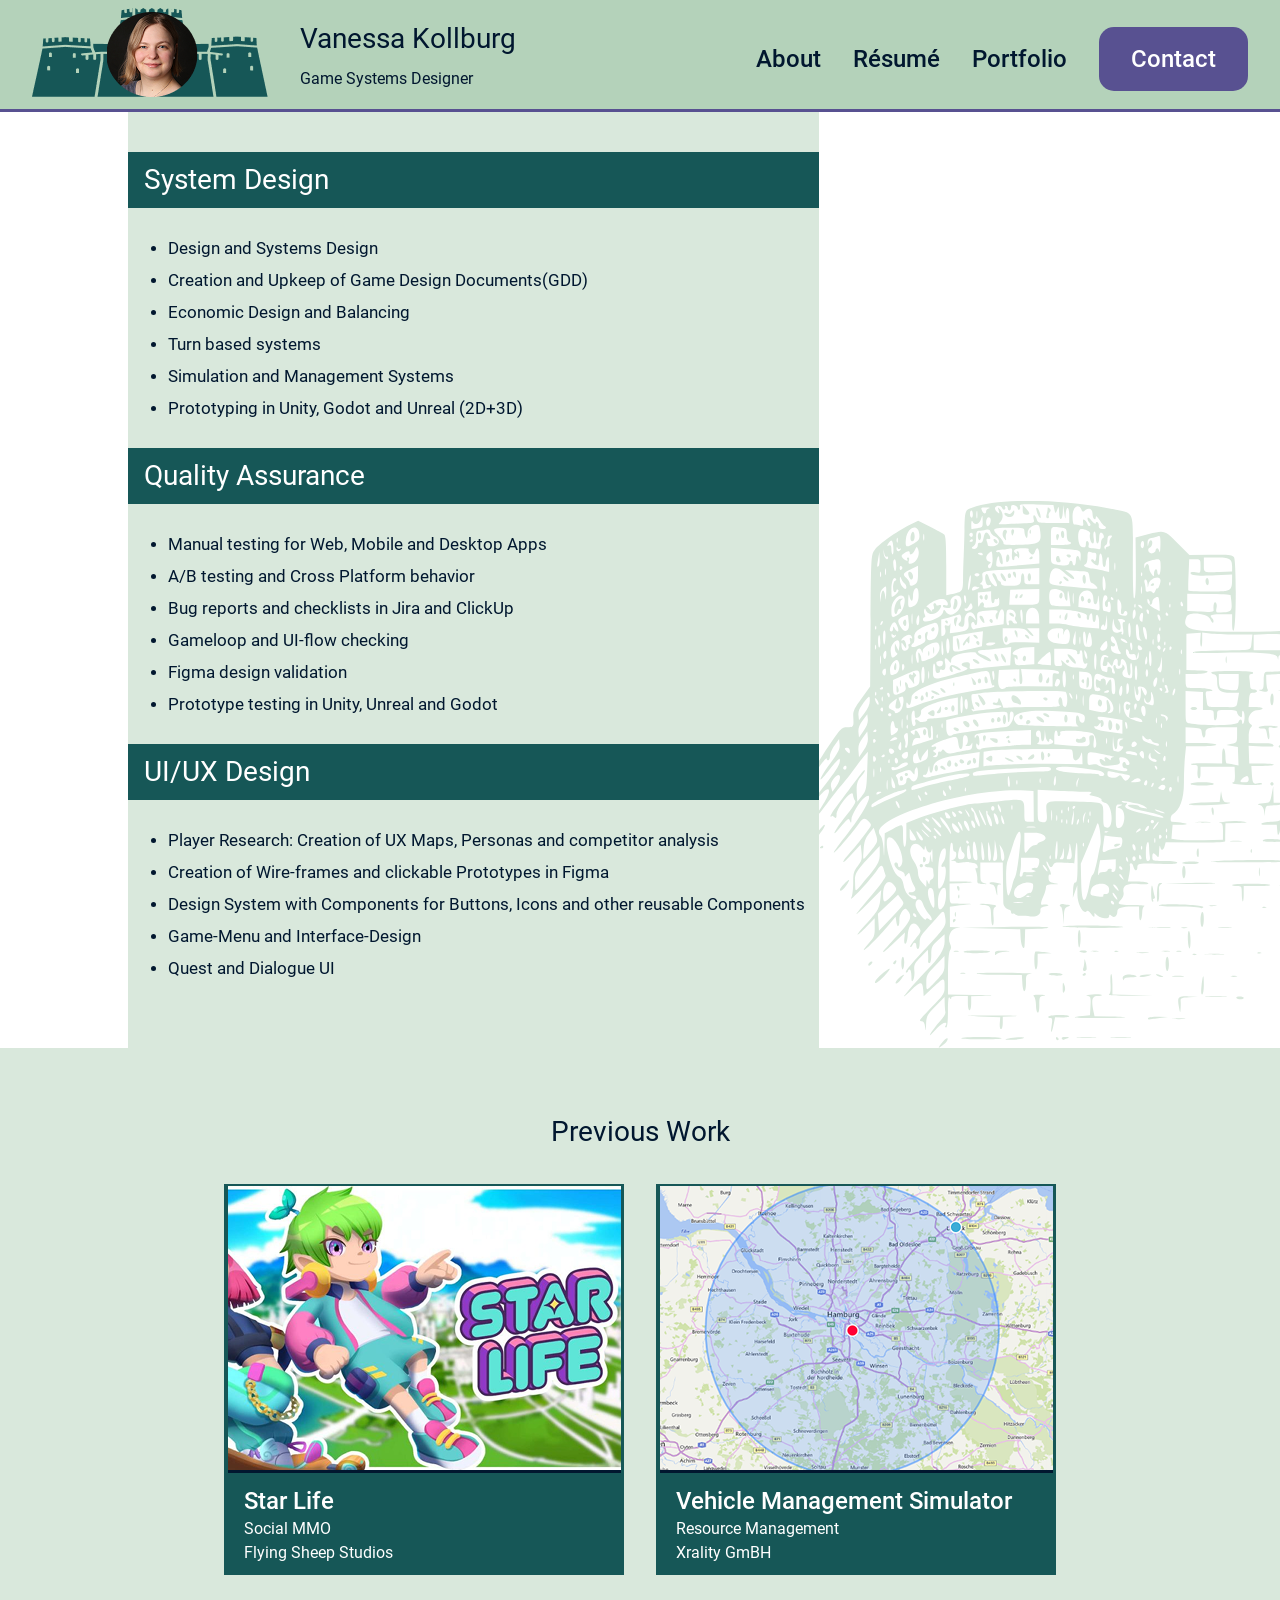
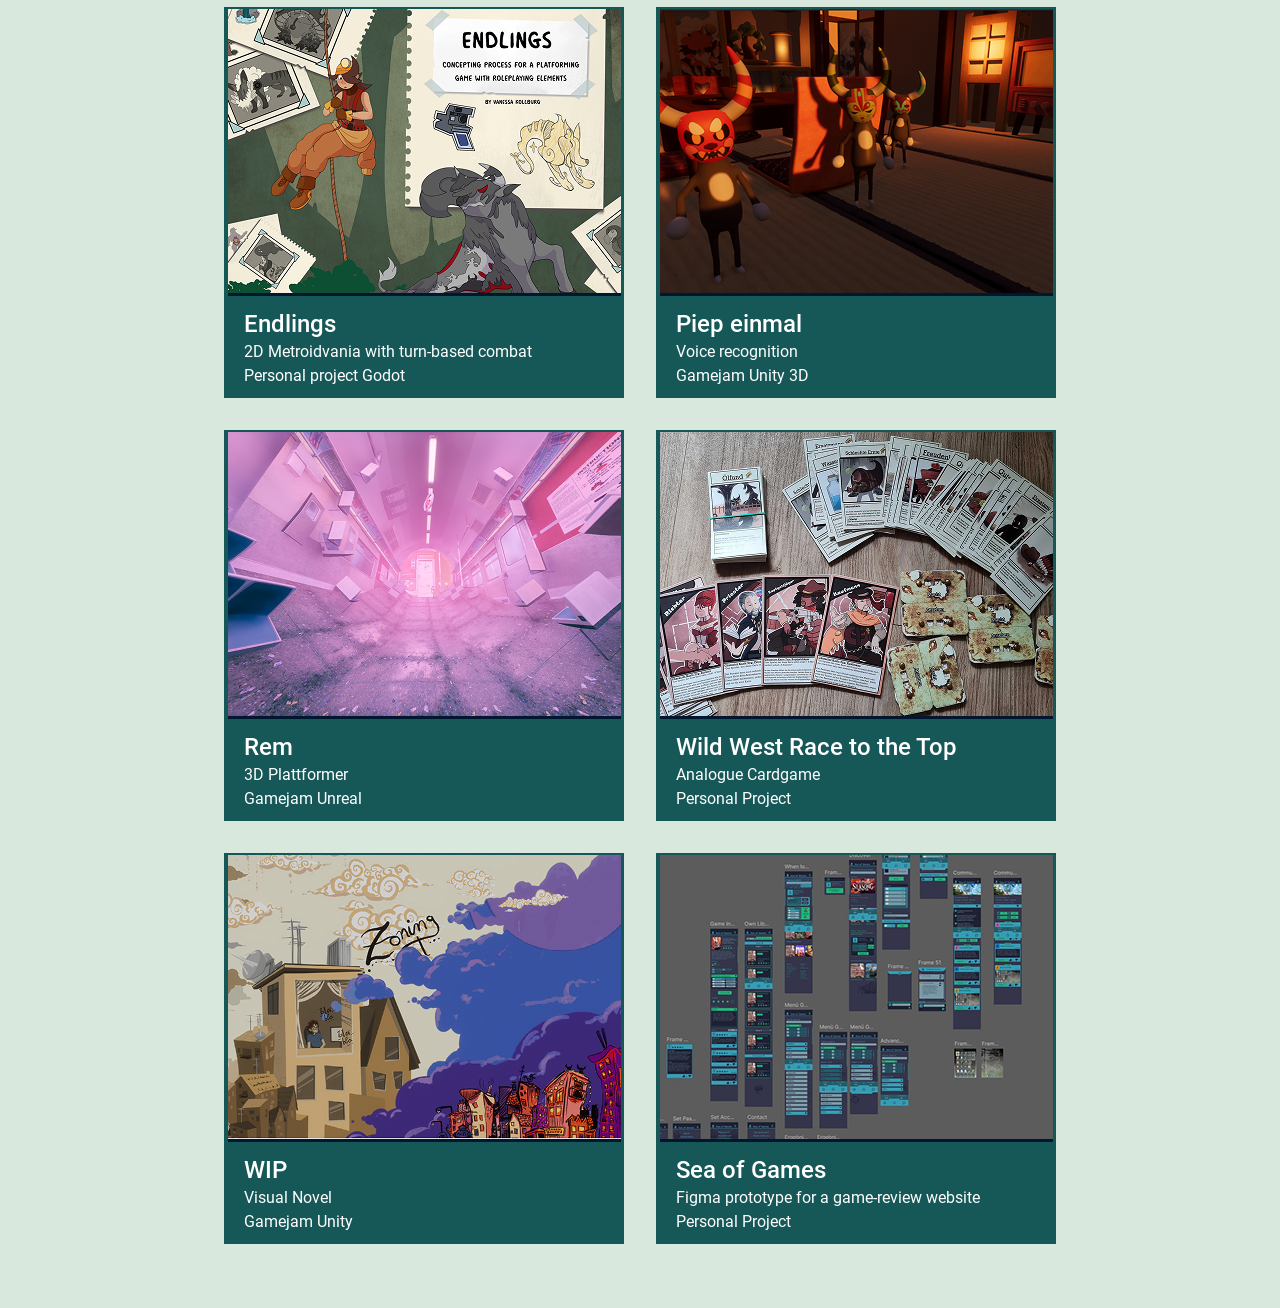
<file: portfolio.html>
<!DOCTYPE html>
<html lang="en">

<head>
    <meta charset="UTF-8">
    <meta name="viewport" content="width=device-width, initial-scale=1.0">
    <title>Portfolio Vanessa Kollburg Projects</title>
    <meta name="description"
        content="Game Design Portfolio for Vanessa Kollburg, Game System Design, Game Quality Assurance, Game UI">
    <meta name="author" content="Vanessa Kollburg">
    <link rel="icon" type="image/x-icon" href="./images/favicon.png">
    <meta name="robots" content="index,follow">
    <link type="text/css" rel="stylesheet" href="assets/bootstrap-icons-1.13.1/bootstrap-icons.min.css">
    <link type="text/css" rel="stylesheet" href="css/fonts.css">
    <link type="text/css" rel="stylesheet" href="css/variable.css">
    <link type="text/css" rel="stylesheet" href="css/style.css">
    <link type="text/css" rel="stylesheet" href="css/section.css">
</head>

<body>
    <header>
        <nav class="flex  align-center px-2">
            <div class="flex header-logo align-center">
                <a href=index.html><img src="./images/header_pic.png"
                        alt="logo of a castle with the photo of Vanessa Kollburg in the middle"></a>
                <a href="index.html">
                    <ul class="flex header-name">
                        <li>
                            <h2>Vanessa Kollburg</h2>
                        </li>
                        <li>
                            <p>Game Systems Designer</p>
                        </li>
                    </ul>
                </a>
            </div>
            <ul class="flex navigation align-center">
                <li><a href="index.html">
                        <h3>About</h3>
                    </a></li>
                <li><a href="resume.html">
                        <h3>Résumé</h3>
                    </a></li>
                <li><a href="#">
                        <h3>Portfolio</h3>
                    </a></li>
                <li>
                    <button class="btn btn-primary"><a href="index.html#contact">
                            <h3>Contact</h3>
                        </a></button>
                </li>
            </ul>
            <button class="hamburger" onclick="openNav()">
                <i class="bi bi-list"></i>
            </button>
        </nav>
        <!-- hamburger menu overlay -->
        <div id="myNav" class="overlay display-none px-2 py-2">
            <button class="closebtn" onclick="closeNav()">
                <i class="bi bi-x-lg"></i>
            </button>
            <div class="overlay-content flex">
                <ul class="flex">
                    <li><a href="index.html">About</a></li>
                    <li><a href="resume.html">Résumé</a></li>
                    <li><a href="#">Portfolio</a></li>
                    <li><a href="index.html#contact">Contact</a></li>
                </ul>
            </div>
    </header>
    <main>
        <section class="flex  abilities py-2 px-2">

            <div class="flex justify-center color-bg ability-list">
                <button class="btn btn-primary display-none work-link">
                    <a href="#project-list">
                        <h3>Previous Work</h3>
                    </a>
                </button>
                <div class="grid-child py-1" id="SD">
                    <h2>System Design</h2>
                </div>
                <div class="flex  abili-list">
                    <ul>
                        <li>
                            <p> Design and Systems Design</p>
                        </li>
                        <li>
                            <p> Creation and Upkeep of Game Design Documents(GDD)</p>
                        </li>
                        <li>
                            <p> Economic Design and Balancing</p>
                        </li>
                        <li>
                            <p> Turn based systems</p>
                        </li>
                        <li>
                            <p> Simulation and Management Systems</p>
                        </li>
                        <li>
                            <p> Prototyping in Unity, Godot and Unreal (2D+3D)</p>
                        </li>
                    </ul>
                </div>
                <div class="grid-child py-1" id="QA">
                    <h2>Quality Assurance</h2>
                </div>
                <div class="flex abili-list">
                    <ul>
                        <li>
                            <p>Manual testing for Web, Mobile and Desktop Apps</p>
                        </li>
                        <li>
                            <p>A/B testing and Cross Platform behavior</p>
                        </li>
                        <li>
                            <p>Bug reports and checklists in Jira and ClickUp</p>
                        </li>
                        <li>
                            <p>Gameloop and UI-flow checking</p>
                        </li>
                        <li>
                            <p>Figma design validation</p>
                        </li>
                        <li>
                            <p>Prototype testing in Unity, Unreal and Godot</p>
                        </li>
                    </ul>
                </div>
                <div class="grid-child py-1" id="UI">
                    <h2>UI/UX Design</h2>
                </div>
                <div class="flex abili-list">
                    <ul>
                        <li>
                            <p>Player Research: Creation of UX Maps, Personas and competitor analysis</p>
                        </li>
                        <li>
                            <p>Creation of Wire-frames and clickable Prototypes in Figma</p>
                        </li>
                        <li>
                            <p>Design System with Components for Buttons, Icons and other reusable Components</p>
                        </li>
                        <li>
                            <p>Game-Menu and Interface-Design</p>
                        </li>
                        <li>
                            <p>Quest and Dialogue UI</p>
                        </li>
                    </ul>
                </div>
            </div>

        </section>
        <section class="flex color-bg justify-center work" id="project-list">
            <h2>Previous Work</h2>
            <div class="flex work-thmbs justify-center">
                <div class="flex thmb-card align-center">
                    <a href="star-life.html"><img src="./images/thumbnail_star_life.png">
                        <div class="flex thmb-text ">
                            <h3>Star Life</h3>
                            <p>Social MMO</p>
                            <p>Flying Sheep Studios</p>
                        </div>
                    </a>
                </div>
                <div class="flex thmb-card align-center">
                    <a href="resource-vehicle.html"><img src="./images/thumbnail_Resource.png">
                        <div class="flex thmb-text btn-secondary">
                            <h3>Vehicle Management Simulator</h3>
                            <p>Resource Management</p>
                            <p>Xrality GmBH</p>
                        </div>
                    </a>
                </div>
                <div class="flex thmb-card align-center">
                    <a href="endlings.html"><img src="./images/thumbnail_Endlings.png">
                        <div class="flex thmb-text">
                            <h3>Endlings</h3>
                            <p>2D Metroidvania with turn-based combat</p>
                            <p>Personal project Godot</p>
                        </div>
                    </a>
                </div>
                <div class="flex thmb-card align-center">
                    <a href="piep.html"><img src="./images/thumbnail_Pieps.png">
                        <div class="flex thmb-text">
                            <h3>Piep einmal</h3>
                            <p>Voice recognition</p>
                            <p>Gamejam Unity 3D</p>
                        </div>
                    </a>
                </div>
                <div class="flex thmb-card align-center">
                    <a href="rem.html"><img src="./images/thumbnail_REM.png">
                        <div class="flex thmb-text">
                            <h3>Rem</h3>
                            <p>3D Plattformer</p>
                            <p>Gamejam Unreal</p>
                        </div>
                    </a>
                </div>
                <div class="flex thmb-card align-center">
                    <a href="wild-west-card.html"><img src="./images/thumbnail_wild_west.png">
                        <div class="flex thmb-text">
                            <h3>Wild West Race to the Top</h3>
                            <p>Analogue Cardgame</p>
                            <p>Personal Project</p>
                        </div>
                    </a>
                </div>
                <div class="flex thmb-card align-center">
                    <a href="wip.html"><img src="./images/thumbnail_WIP.png">
                        <div class="flex thmb-text">
                            <h3>WIP</h3>
                            <p>Visual Novel</p>
                            <p>Gamejam Unity</p>
                        </div>
                    </a>
                </div>
                <div class="flex thmb-card align-center">
                    <a href="sog.html"><img src="./images/thumbnail_SOG.png">
                        <div class="flex thmb-text">
                            <h3>Sea of Games</h3>
                            <p>Figma prototype for a game-review website</p>
                            <p>Personal Project</p>
                        </div>
                    </a>
                </div>
            </div>
        </section>
    </main>
    <script>
        function openNav() {
            document.getElementById("myNav").classList.add("display-block");
            document.querySelector("body").style.overflow = "hidden";
        }
        function closeNav() {
            document.getElementById("myNav").classList.remove("display-block");
            document.querySelector("body").style.overflow = "visible";
        }
    </script>

</body>

</html>
</file>
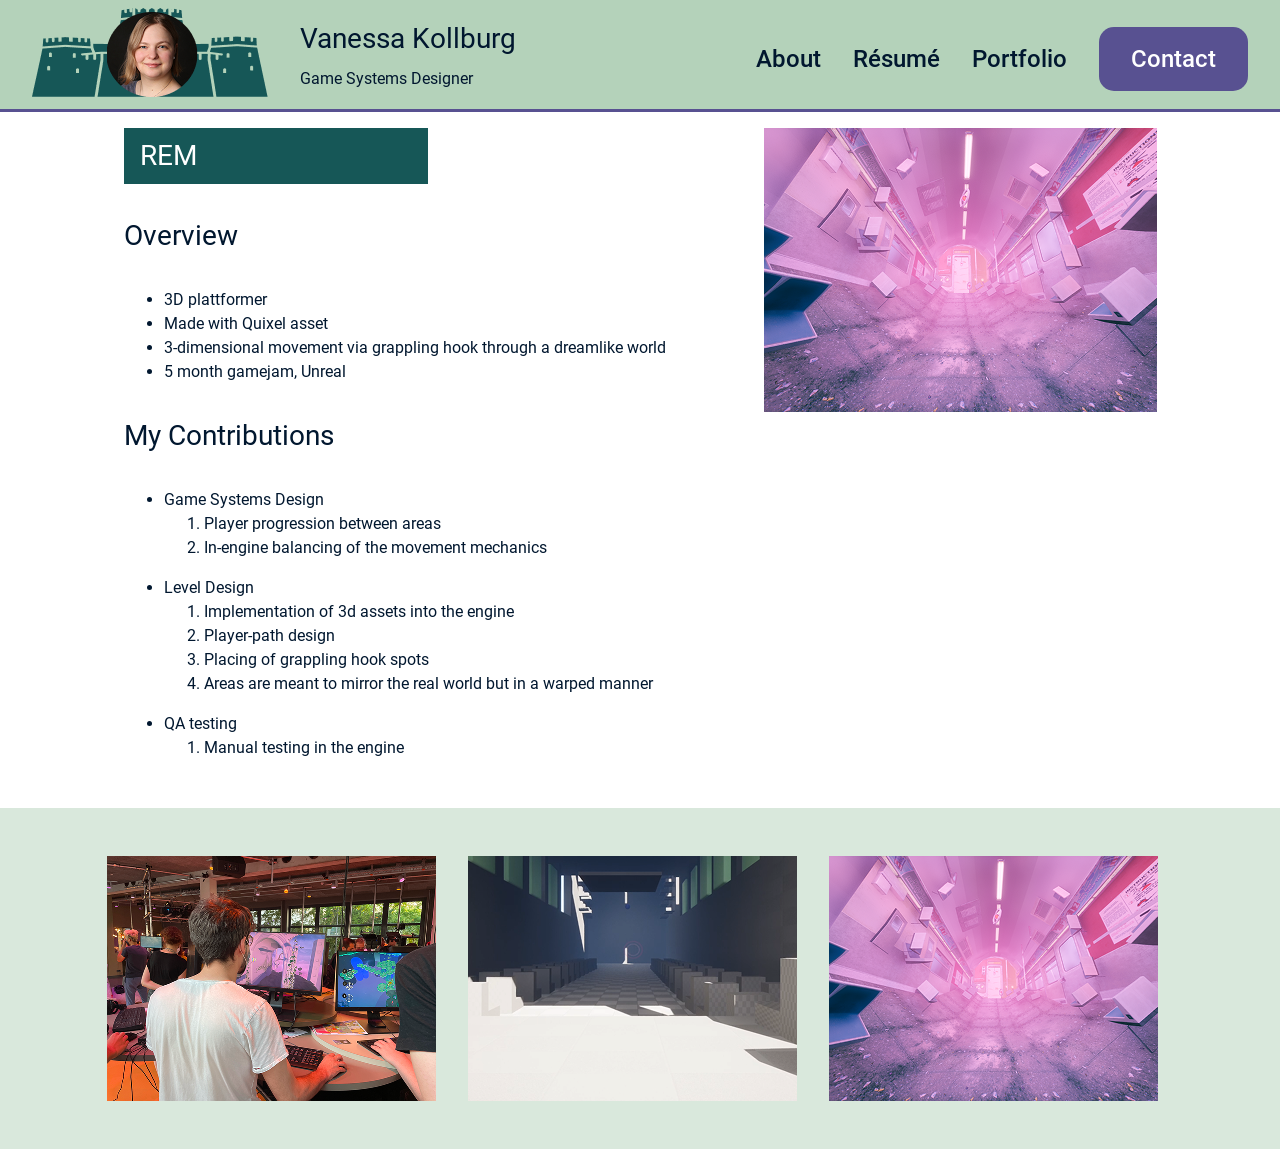
<file: rem.html>
<!DOCTYPE html>
<html lang="en">

<head>
    <meta charset="UTF-8">
    <meta name="viewport" content="width=device-width, initial-scale=1.0">
    <title>Project Page "REM"</title>
    <meta name="description"
        content="Game Design Portfolio for Vanessa Kollburg, Project Page for the game REM, Gamejam , Game Quality Assurance, Game UI">
    <meta name="author" content="Vanessa Kollburg">
    <link rel="icon" type="image/x-icon" href="./images/favicon.png">
    <meta name="robots" content="index,follow">
    <link type="text/css" rel="stylesheet" href="assets/bootstrap-icons-1.13.1/bootstrap-icons.min.css">
    <link type="text/css" rel="stylesheet" href="css/fonts.css">
    <link type="text/css" rel="stylesheet" href="css/variable.css">
    <link type="text/css" rel="stylesheet" href="css/style.css">
    <link type="text/css" rel="stylesheet" href="css/section.css">
</head>

<body>
    <header>
        <nav class="flex  align-center px-2">
            <div class="flex header-logo align-center">
                <a href="index.html">
                    <img src="./images/header_pic.png"
                        alt="logo of a castle with the photo of Vanessa Kollburg in the middle">
                </a>

                <a href="index.html">
                    <ul class="flex header-name">
                        <li>

                            <h2>Vanessa Kollburg</h2>

                        </li>
                        <li>

                            <p>Game Systems Designer</p>

                        </li>
                    </ul>
                </a>
            </div>
            <ul class="flex navigation align-center">
                <li><a href="index.html">
                        <h3>About</h3>
                    </a></li>
                <li><a href="#resume">
                        <h3>Résumé</h3>
                    </a></li>
                <li><a href="portfolio.html">
                        <h3>Portfolio</h3>
                    </a></li>
                <li>
                    <button class="btn btn-primary"><a href="index.html#contact">
                            <h3>Contact</h3>
                        </a></button>
                </li>
            </ul>
            <button class="hamburger" onclick="openNav()">
                <i class="bi bi-list"></i>
            </button>
        </nav>
        <!-- hamburger menu overlay -->
        <div id="myNav" class="overlay display-none px-1 py-2">
            <button class="closebtn" onclick="closeNav()">
                <i class="bi bi-x-lg"></i>
            </button>
            <div class="overlay-content flex">
                <ul class="flex">
                    <li><a href="#rezepte">About</a></li>
                    <li><a href="#about">Résumé</a></li>
                    <li><a href="portfolio.html">Portfolio</a></li>
                    <li><a href="index.html#contact">Contact</a></li>
                </ul>
            </div>
    </header>

    <body>

        <section class="flex justify-center  overview">

            <div class="flex contributions">
                <div class="grid-child py-2">
                    <h2>REM</h2>
                </div>
                <h2>Overview</h2>
                <ul>
                    <li>
                        <p>3D plattformer</p>
                    </li>
                    <li>
                        <p>Made with Quixel asset </p>
                    </li>
                    <li>
                        <p>3-dimensional movement via grappling hook through a dreamlike world</p>
                    </li>
                    <li>
                        <p>5 month gamejam, Unreal</p>
                    </li>
                </ul>
                <h2>My Contributions</h2>
                <ul>
                    <li>
                        <p>Game Systems Design</p>
                        <ol>
                            <li> Player progression between areas</li>
                            <li> In-engine balancing of the movement mechanics</li>
                        </ol>
                    </li>
                    <li>
                        <p>Level Design</p>
                        <ol>
                            <li>Implementation of 3d assets into the engine</li>
                            <li> Player-path design </li>
                            <li>Placing of grappling hook spots</li>
                            <li>Areas are meant to mirror the real world but in a warped manner</li>
                        </ol>
                    </li>

                    <li>
                        <p>QA testing</p>
                        <ol>
                            <li> Manual testing in the engine</li>
                        </ol>
                    </li>

                </ul>
            </div>
            <div class="main-pic"><img src="./images/thumbnail_REM.png" alt="Screenshot of the game REM">
            </div>
        </section>
        <section class="flex justify-center color-bg lightbox">
            <!-- Images used to open the lightbox -->
            <div class="flex justify-center row">
                <div class="flex justify-center column">
                    <img src="./images/REM-1-mini.png" onclick="openModal();currentSlide(1)" class="hover-shadow">
                </div>
                <div class="flex justify-center column">
                    <img src="./images/REM-2-mini.png" onclick="openModal();currentSlide(2)" class="hover-shadow">
                </div>
                <div class="flex justify-center column">
                    <img src="./images/REM-3-mini.png" onclick="openModal();currentSlide(3)" class="hover-shadow">
                </div>


            </div>

            <!-- The Modal/Lightbox -->
            <div id="myModal" class="modal">
                <span class="close cursor" onclick="closeModal()">&times;</span>
                <div class="modal-content">

                    <div class="mySlides">
                        <div class="numbertext">1 / 3</div>
                        <img src="./images/Rem-1.jpg" style="width:100%">
                    </div>

                    <div class="mySlides">
                        <div class="numbertext">2 / 3</div>
                        <img src="./images/Rem-2.png" style="width:100%">
                    </div>

                    <div class="mySlides">
                        <div class="numbertext">3 / 3</div>
                        <img src="./images/Rem-3.png" style="width:100%">
                    </div>



                    <!-- Next/previous controls -->
                    <a class="prev" onclick="plusSlides(-1)">&#10094;</a>
                    <a class="next" onclick="plusSlides(1)">&#10095;</a>

                    <!-- Caption text -->
                    <div class="caption-container">
                        <p id="caption"></p>
                    </div>

                    <!-- Thumbnail image controls -->
                    <div class="column">
                        <img class="demo" src="./images/REM-1-mini.png" onclick="currentSlide(1)"
                            alt="Live-testing during Hive-Five event">
                    </div>

                    <div class="column">
                        <img class="demo" src="./images/REM-2-mini.png" onclick="currentSlide(2)"
                            alt="Prototyping in Unreal Engine">
                    </div>

                    <div class="column">
                        <img class="demo" src="./images/REM-3-mini.png" onclick="currentSlide(3)"
                            alt="In-game screenshot of train-level">
                    </div>



                </div>
            </div>
        </section>
    </body>
    <script>
        function openNav() {
            document.getElementById("myNav").classList.add("display-block");
            document.querySelector("body").style.overflow = "hidden";
        }
        function closeNav() {
            document.getElementById("myNav").classList.remove("display-block");
            document.querySelector("body").style.overflow = "visible";
        }
        /* Lightbox */
        // Open the Modal
        function openModal() {
            document.getElementById("myModal").style.display = "block";
        }

        // Close the Modal
        function closeModal() {
            document.getElementById("myModal").style.display = "none";
        }

        var slideIndex = 1;
        showSlides(slideIndex);

        // Next/previous controls
        function plusSlides(n) {
            showSlides(slideIndex += n);
        }

        // Thumbnail image controls
        function currentSlide(n) {
            showSlides(slideIndex = n);
        }

        function showSlides(n) {
            var i;
            var slides = document.getElementsByClassName("mySlides");
            var dots = document.getElementsByClassName("demo");
            var captionText = document.getElementById("caption");
            if (n > slides.length) { slideIndex = 1 }
            if (n < 1) { slideIndex = slides.length }
            for (i = 0; i < slides.length; i++) {
                slides[i].style.display = "none";
            }
            for (i = 0; i < dots.length; i++) {
                dots[i].className = dots[i].className.replace(" active", "");
            }
            slides[slideIndex - 1].style.display = "block";
            dots[slideIndex - 1].className += " active";
            captionText.innerHTML = dots[slideIndex - 1].alt;
        }
    </script>
</body>

</html>
</file>
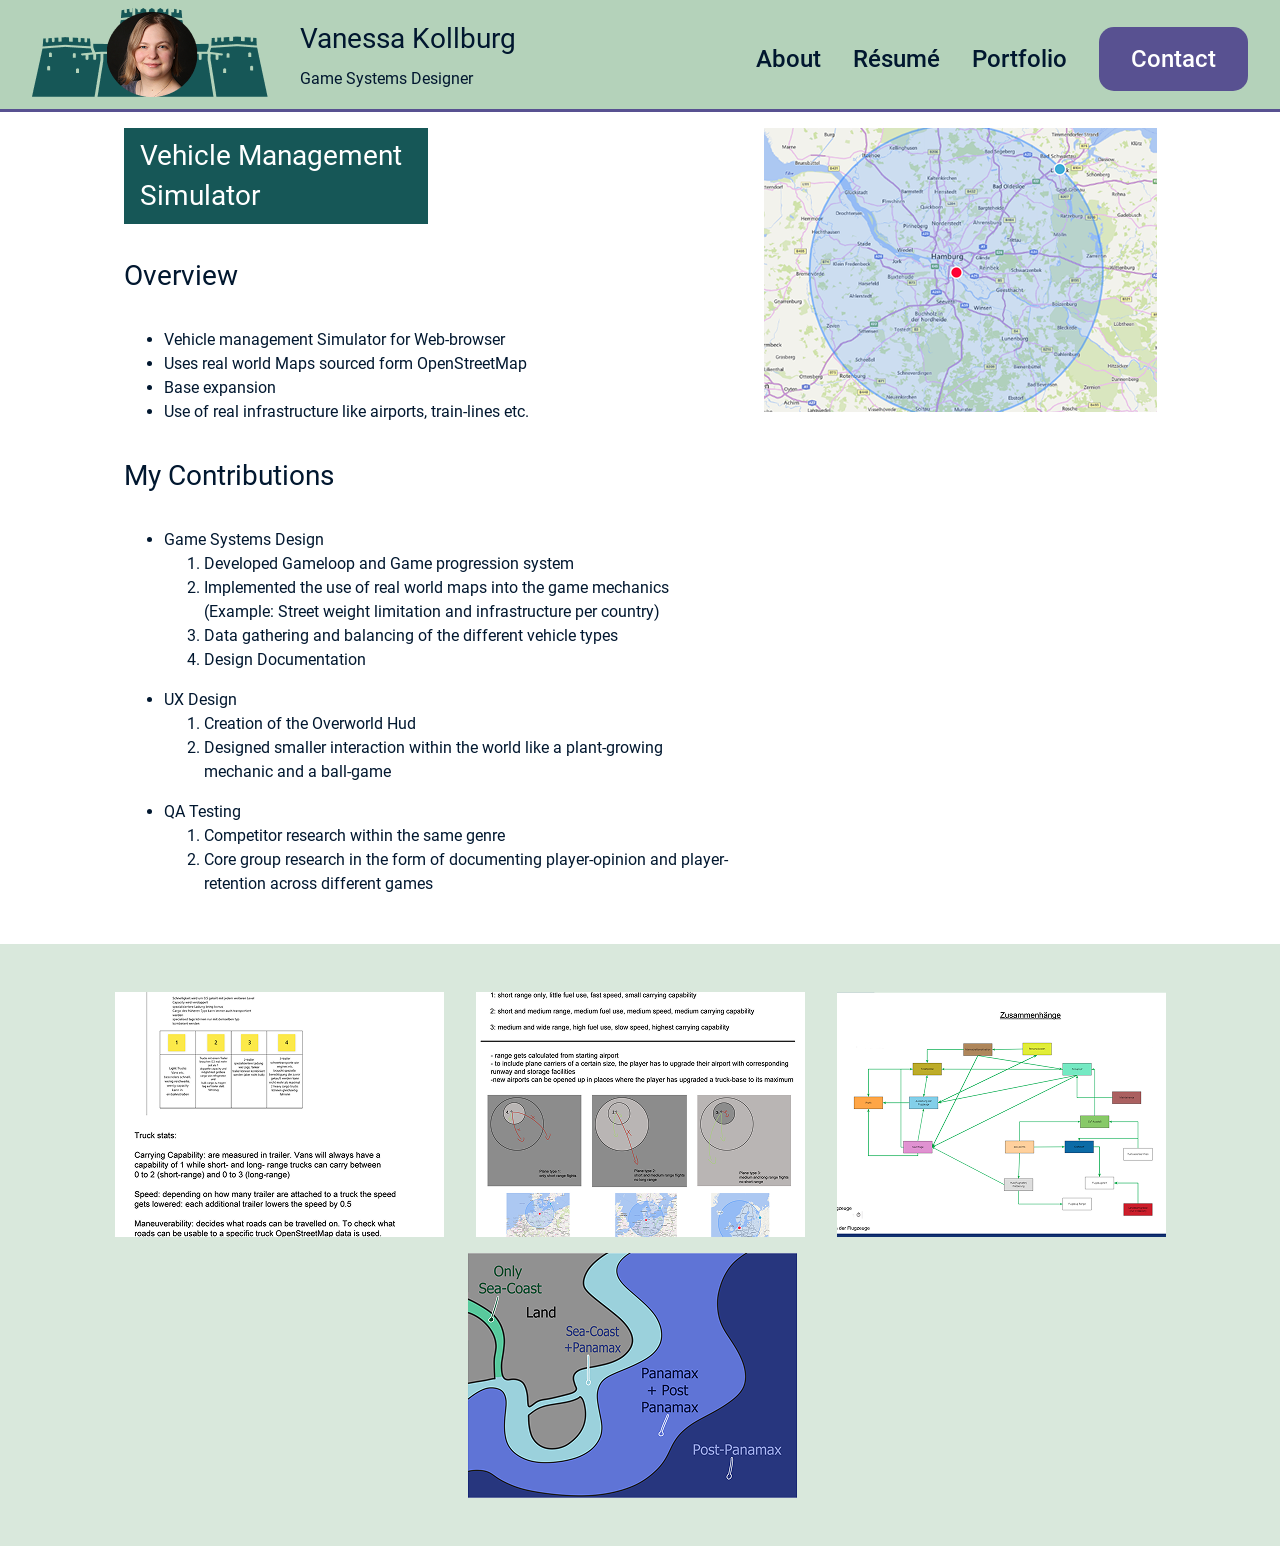
<file: resource-vehicle.html>
<!DOCTYPE html>
<html lang="en">

<head>
    <meta charset="UTF-8">
    <meta name="viewport" content="width=device-width, initial-scale=1.0">
    <title>Project Page "Vehicle Resource management"</title>
    <meta name="description"
        content="Game Design Portfolio for Vanessa Kollburg, Project Page for the Resource management work at Xyrality Game System Design, Game Quality Assurance, Game UI">
    <meta name="author" content="Vanessa Kollburg">
    <link rel="icon" type="image/x-icon" href="./images/favicon.png">
    <meta name="robots" content="index,follow">
    <link type="text/css" rel="stylesheet" href="assets/bootstrap-icons-1.13.1/bootstrap-icons.min.css">
    <link type="text/css" rel="stylesheet" href="css/fonts.css">
    <link type="text/css" rel="stylesheet" href="css/variable.css">
    <link type="text/css" rel="stylesheet" href="css/style.css">
    <link type="text/css" rel="stylesheet" href="css/section.css">
</head>

<body>
    <header>
        <nav class="flex  align-center px-2">
            <div class="flex header-logo align-center">
                <a href="index.html">
                    <img src="./images/header_pic.png"
                        alt="logo of a castle with the photo of Vanessa Kollburg in the middle">
                </a>

                <a href="index.html">
                    <ul class="flex header-name">
                        <li>

                            <h2>Vanessa Kollburg</h2>

                        </li>
                        <li>

                            <p>Game Systems Designer</p>

                        </li>
                    </ul>
                </a>
            </div>
            <ul class="flex navigation align-center">
                <li><a href="index.html">
                        <h3>About</h3>
                    </a></li>
                <li><a href="#resume">
                        <h3>Résumé</h3>
                    </a></li>
                <li><a href="portfolio.html">
                        <h3>Portfolio</h3>
                    </a></li>
                <li>
                    <button class="btn btn-primary"><a href="index.html#contact">
                            <h3>Contact</h3>
                        </a></button>
                </li>
            </ul>
            <button class="hamburger" onclick="openNav()">
                <i class="bi bi-list"></i>
            </button>
        </nav>
        <!-- hamburger menu overlay -->
        <div id="myNav" class="overlay display-none px-1 py-2">
            <button class="closebtn" onclick="closeNav()">
                <i class="bi bi-x-lg"></i>
            </button>
            <div class="overlay-content flex">
                <ul class="flex">
                    <li><a href="#rezepte">About</a></li>
                    <li><a href="#about">Résumé</a></li>
                    <li><a href="portfolio.html">Portfolio</a></li>
                    <li><a href="index.html#contact">Contact</a></li>
                </ul>
            </div>
    </header>

    <body>

        <section class="flex justify-center  overview">

            <div class="flex contributions">
                <div class="grid-child py-2">
                    <h2>Vehicle Management Simulator</h2>
                </div>
                <h2>Overview</h2>
                <ul>
                    <li>
                        <p>Vehicle management Simulator for Web-browser</p>
                    </li>
                    <li>
                        <p>Uses real world Maps sourced form OpenStreetMap</p>
                    </li>
                    <li>
                        <p>Base expansion </p>
                    </li>
                    <li>
                        <p>Use of real infrastructure like airports, train-lines etc.</p>
                    </li>
                </ul>
                <h2>My Contributions</h2>
                <ul>
                    <li>
                        <p>Game Systems Design</p>
                        <ol>
                            <li>Developed Gameloop and Game progression system</li>
                            <li>Implemented the use of real world maps into the game mechanics (Example: Street weight
                                limitation and infrastructure per country) </li>
                            <li>Data gathering and balancing of the different vehicle types</li>
                            <li>Design Documentation</li>
                        </ol>
                    </li>

                    <li>
                        <p>UX Design</p>
                        <ol>
                            <li>Creation of the Overworld Hud </li>
                            <li>Designed smaller interaction within the world like a plant-growing mechanic and a
                                ball-game </li>
                        </ol>
                    </li>
                    <li>
                        <p>QA Testing</p>
                        <ol>
                            <li>Competitor research within the same genre</li>
                            <li>Core group research in the form of documenting player-opinion and player-retention
                                across different games</li>
                        </ol>
                    </li>
                </ul>
            </div>
            <div class="main-pic"><img src="./images/thumbnail_Resource.png"
                    alt="Screenshot of OpenStreetMap used to locate game data">
            </div>
        </section>
        <section class="flex justify-center color-bg lightbox">
            <!-- Images used to open the lightbox -->
            <div class="flex justify-center row">
                <div class="flex justify-center column">
                    <img src="./images/Resource-1-mini.png" onclick="openModal();currentSlide(1)" class="hover-shadow">
                </div>
                <div class="flex justify-center column">
                    <img src="./images/Resource-2-mini.png" onclick="openModal();currentSlide(2)" class="hover-shadow">
                </div>
                <div class="flex justify-center column">
                    <img src="./images/Resource-3-mini.png" onclick="openModal();currentSlide(3)" class="hover-shadow">
                </div>
                <div class="flex justify-center column">
                    <img src="./images/Resource-4-mini.png" onclick="openModal();currentSlide(4)" class="hover-shadow">
                </div>

            </div>

            <!-- The Modal/Lightbox -->
            <div id="myModal" class="modal">
                <span class="close cursor" onclick="closeModal()">&times;</span>
                <div class="modal-content">

                    <div class="mySlides">
                        <div class="numbertext">1 / 4</div>
                        <img src="./images/Resource-1.png" style="width:100%">
                    </div>

                    <div class="mySlides">
                        <div class="numbertext">2 / 4</div>
                        <img src="./images/Resource-2.png" style="width:100%">
                    </div>

                    <div class="mySlides">
                        <div class="numbertext">3 / 4</div>
                        <img src="./images/Resource-3.png" style="width:100%">
                    </div>

                    <div class="mySlides">
                        <div class="numbertext">4 / 4</div>
                        <img src="./images/Resource-4.png" style="width:100%">
                    </div>


                    <!-- Next/previous controls -->
                    <a class="prev" onclick="plusSlides(-1)">&#10094;</a>
                    <a class="next" onclick="plusSlides(1)">&#10095;</a>

                    <!-- Caption text -->
                    <div class="caption-container">
                        <p id="caption"></p>
                    </div>

                    <!-- Thumbnail image controls -->
                    <div class="column">
                        <img class="demo" src="./images/Resource-1-mini.png" onclick="currentSlide(1)"
                            alt="Truck stats involving carrying capabilities and speed">
                    </div>

                    <div class="column">
                        <img class="demo" src="./images/Resource-2-mini.png" onclick="currentSlide(2)"
                            alt="Range of vehicles start from base- startpoint">
                    </div>

                    <div class="column">
                        <img class="demo" src="./images/Resource-3-mini.png" onclick="currentSlide(3)"
                            alt="Game-mechanic connections">
                    </div>

                    <div class="column">
                        <img class="demo" src="./images/Resource-4-mini.png" onclick="currentSlide(4)"
                            alt="Range for ships take the coast as guideline">
                    </div>

                </div>
            </div>
        </section>
    </body>
    <script>
        function openNav() {
            document.getElementById("myNav").classList.add("display-block");
            document.querySelector("body").style.overflow = "hidden";
        }
        function closeNav() {
            document.getElementById("myNav").classList.remove("display-block");
            document.querySelector("body").style.overflow = "visible";
        }
        /* Lightbox */
        // Open the Modal
        function openModal() {
            document.getElementById("myModal").style.display = "block";
        }

        // Close the Modal
        function closeModal() {
            document.getElementById("myModal").style.display = "none";
        }

        var slideIndex = 1;
        showSlides(slideIndex);

        // Next/previous controls
        function plusSlides(n) {
            showSlides(slideIndex += n);
        }

        // Thumbnail image controls
        function currentSlide(n) {
            showSlides(slideIndex = n);
        }

        function showSlides(n) {
            var i;
            var slides = document.getElementsByClassName("mySlides");
            var dots = document.getElementsByClassName("demo");
            var captionText = document.getElementById("caption");
            if (n > slides.length) { slideIndex = 1 }
            if (n < 1) { slideIndex = slides.length }
            for (i = 0; i < slides.length; i++) {
                slides[i].style.display = "none";
            }
            for (i = 0; i < dots.length; i++) {
                dots[i].className = dots[i].className.replace(" active", "");
            }
            slides[slideIndex - 1].style.display = "block";
            dots[slideIndex - 1].className += " active";
            captionText.innerHTML = dots[slideIndex - 1].alt;
        }
    </script>
</body>

</html>
</file>
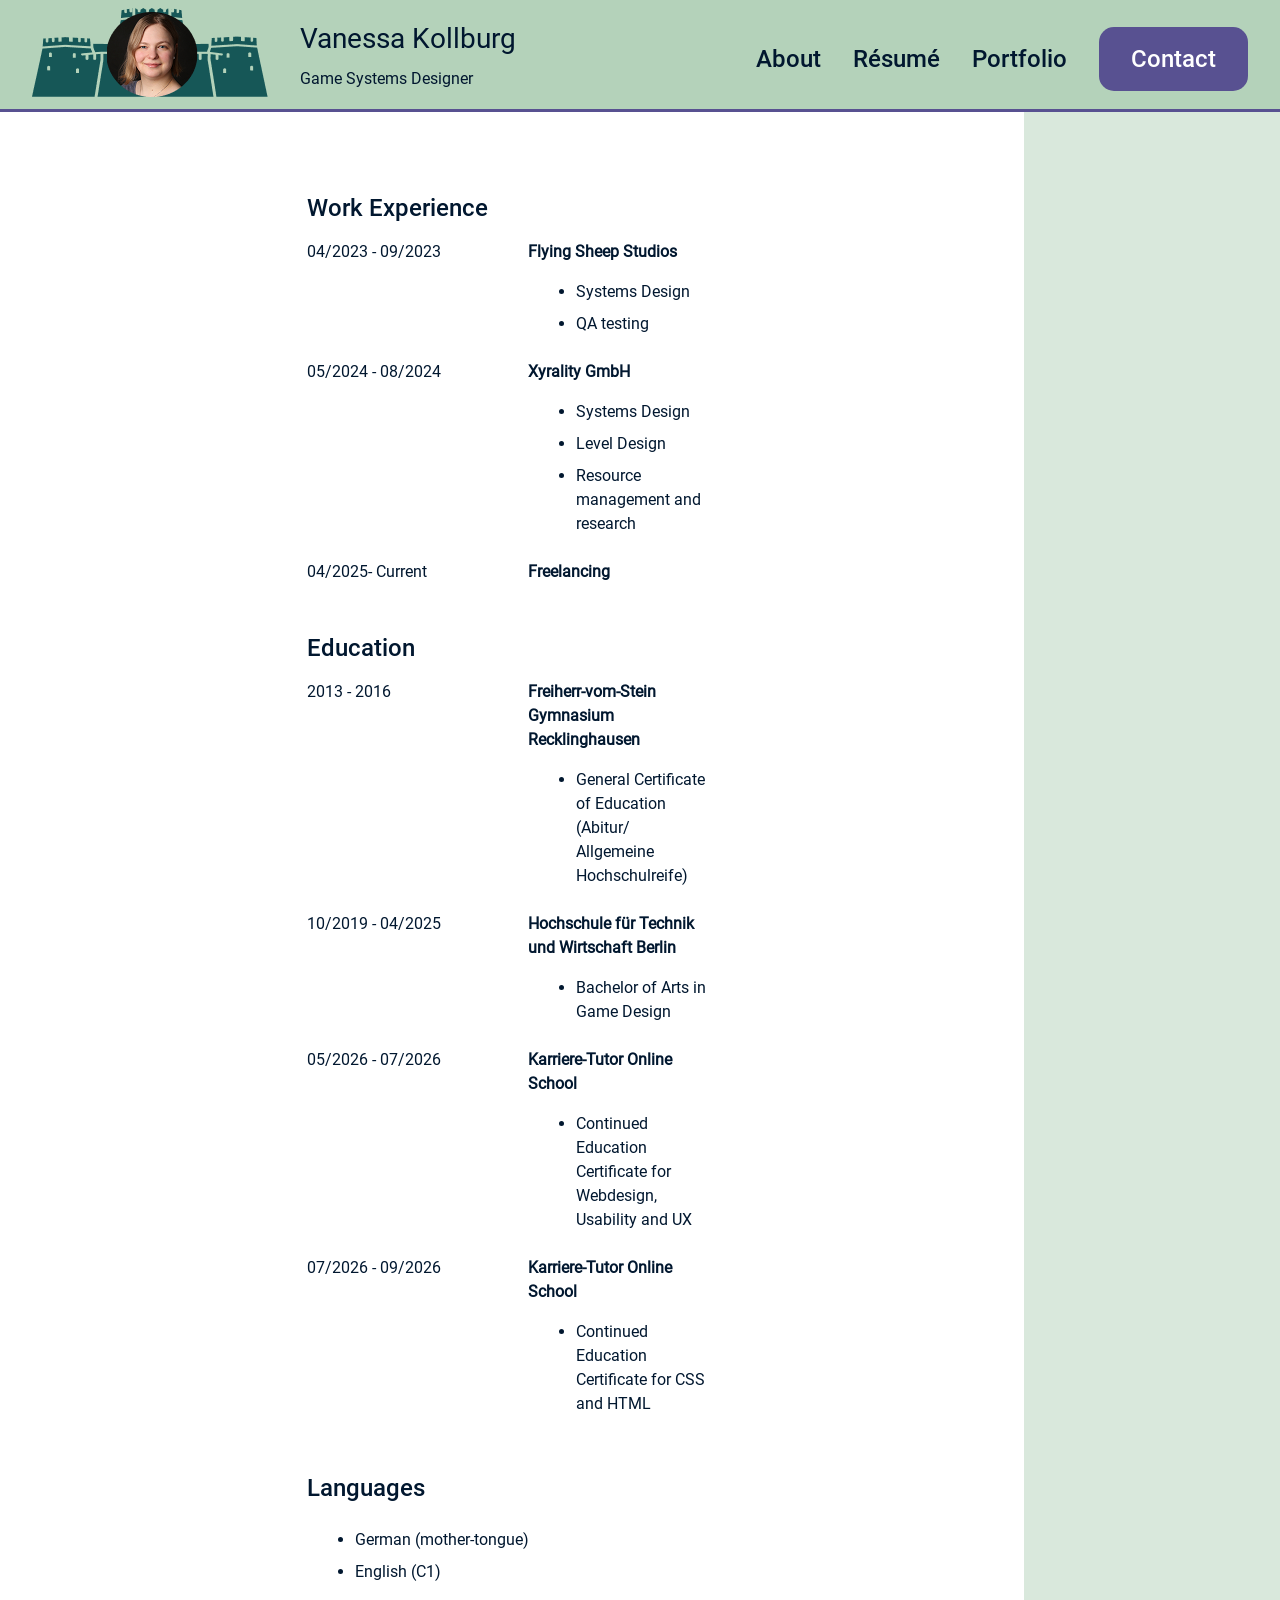
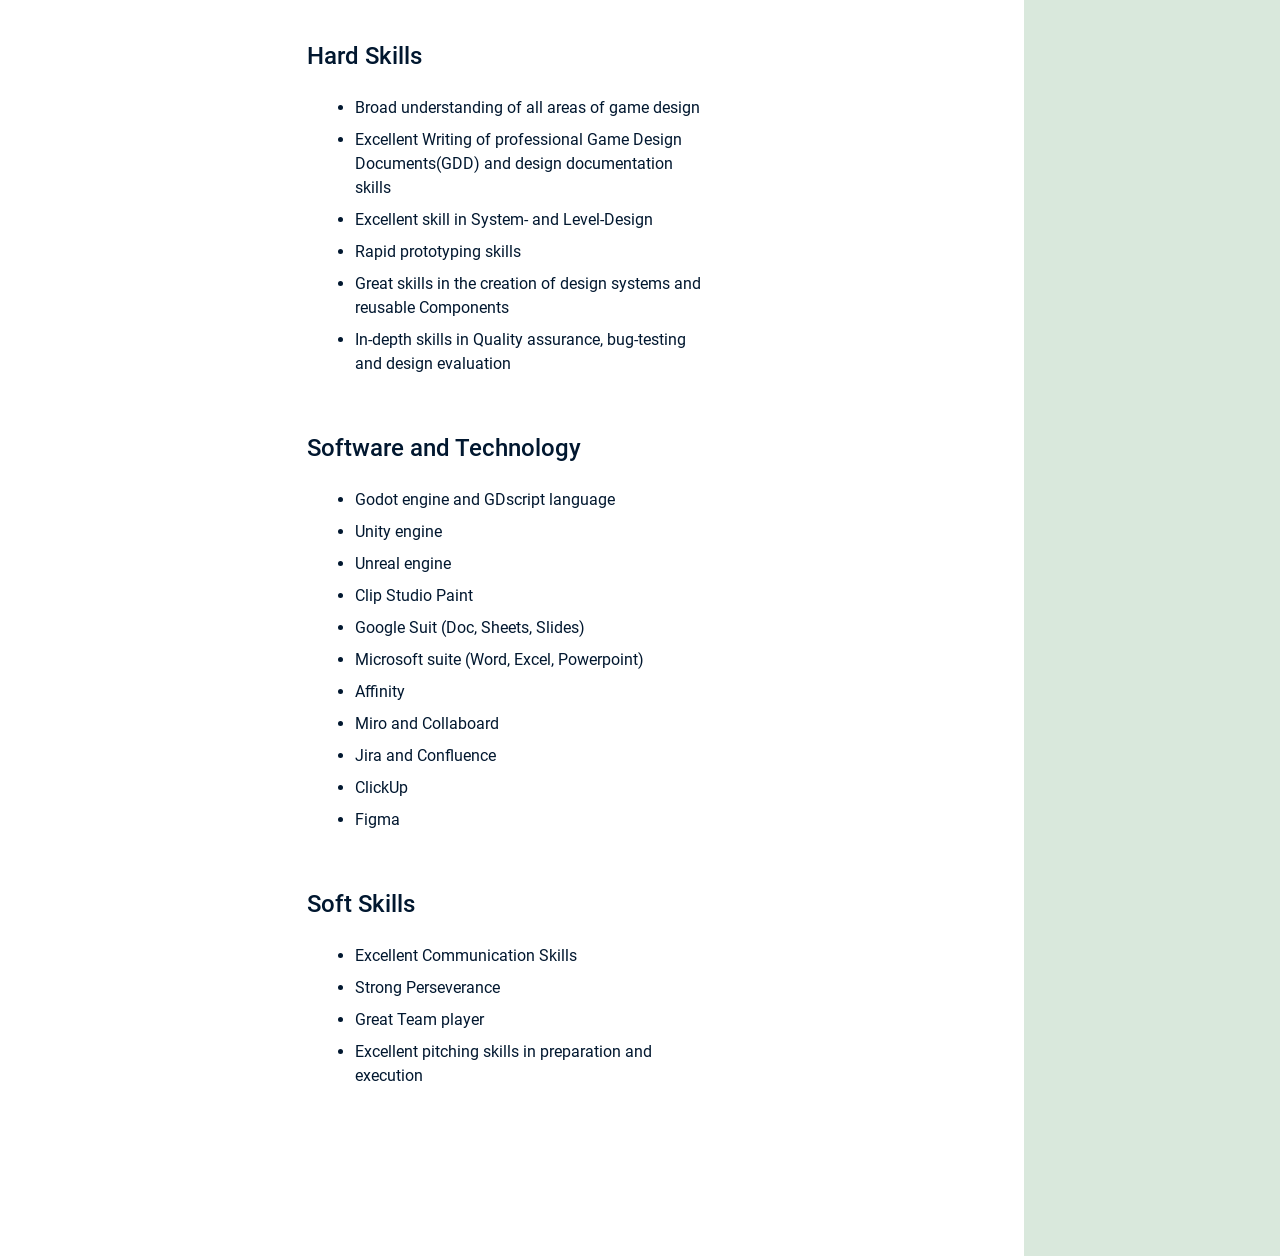
<file: resume.html>
<!DOCTYPE html>
<html lang="en">

<head>
    <meta charset="UTF-8">
    <meta name="viewport" content="width=device-width, initial-scale=1.0">
    <title>Vanessa Kollburg online Resume</title>
    <meta name="description"
        content="Game Design Portfolio for Vanessa Kollburg, Resume page,  Game System Design, Game Quality Assurance, Game UI">
    <meta name="author" content="Vanessa Kollburg">
    <link rel="icon" type="image/x-icon" href="./images/favicon.png">
    <meta name="robots" content="index,follow">
    <link type="text/css" rel="stylesheet" href="assets/bootstrap-icons-1.13.1/bootstrap-icons.min.css">
    <link type="text/css" rel="stylesheet" href="css/fonts.css">
    <link type="text/css" rel="stylesheet" href="css/variable.css">
    <link type="text/css" rel="stylesheet" href="css/style.css">
    <link type="text/css" rel="stylesheet" href="css/section.css">
</head>

<body>
    <header>
        <nav class="flex  align-center px-2">
            <div class="flex header-logo align-center">
                <a href=index.html><img src="./images/header_pic.png"
                        alt="logo of a castle with the photo of Vanessa Kollburg in the middle"></a>
                <a href="index.html">
                    <ul class="flex header-name">
                        <li>
                            <h2>Vanessa Kollburg</h2>
                        </li>
                        <li>
                            <p>Game Systems Designer</p>
                        </li>
                    </ul>
                </a>
            </div>
            <ul class="flex navigation align-center">
                <li><a href="index.html">
                        <h3>About</h3>
                    </a></li>
                <li><a href="#">
                        <h3>Résumé</h3>
                    </a></li>
                <li><a href="portfolio.html">
                        <h3>Portfolio</h3>
                    </a></li>
                <li>
                    <button class="btn btn-primary"><a href="index.html#contact">
                            <h3>Contact</h3>
                        </a></button>
                </li>
            </ul>
            <button class="hamburger" onclick="openNav()">
                <i class="bi bi-list"></i>
            </button>
        </nav>
        <!-- hamburger menu overlay -->
        <div id="myNav" class="overlay display-none px-2 py-2">
            <button class="closebtn" onclick="closeNav()">
                <i class="bi bi-x-lg"></i>
            </button>
            <div class="overlay-content flex">
                <ul class="flex">
                    <li><a href="index.html">About</a></li>
                    <li><a href="#">Résumé</a></li>
                    <li><a href="portfolio.html">Portfolio</a></li>
                    <li><a href="index.html#contact">Contact</a></li>
                </ul>
            </div>
    </header>

    <main class="flex resume-bg">
        <section class="flex justify-center resume">
            <h3>Work Experience</h3>
            <div class="flex res-cat">
                <div class="flex experience">
                    <div class="dates">
                        <p>04/2023 - 09/2023</p>
                    </div>
                    <div class="flex content">
                        <p><strong> Flying Sheep Studios</strong></p>
                        <ul>
                            <li>Systems Design</li>
                            <li>QA testing</li>
                        </ul>
                    </div>
                </div>
                <div class="flex experience">
                    <div class="dates">
                        <p>05/2024 - 08/2024</p>
                    </div>
                    <div class="flex content">
                        <p><strong>Xyrality GmbH</strong></p>
                        <ul>
                            <li>Systems Design</li>
                            <li>Level Design</li>
                            <li>Resource management and research</li>
                        </ul>
                    </div>
                </div>
                <div class="flex experience">
                    <div class="dates">
                        <p>04/2025- Current</p>
                    </div>
                    <div class="flex content">
                        <p><strong>Freelancing</strong></p>
                    </div>
                </div>
            </div>
            <h3>Education</h3>
            <div class="flex res-cat">
                <div class="flex experience">
                    <div class="dates">
                        <p>2013 - 2016</p>
                    </div>
                    <div class="flex content">
                        <p><strong> Freiherr-vom-Stein Gymnasium Recklinghausen</strong></p>
                        <ul>
                            <li>General Certificate of Education (Abitur/ Allgemeine Hochschulreife)</li>

                        </ul>
                    </div>
                </div>
                <div class="flex experience">
                    <div class="dates">
                        <p>10/2019 - 04/2025</p>
                    </div>
                    <div class="flex content">
                        <p><strong>Hochschule für Technik und Wirtschaft Berlin</strong></p>
                        <ul>
                            <li>Bachelor of Arts in Game Design</li>
                        </ul>
                    </div>
                </div>

                <div class="flex experience">
                    <div class="dates">
                        <p>05/2026 - 07/2026</p>
                    </div>
                    <div class="flex content">
                        <p><strong>Karriere-Tutor Online School</strong></p>
                        <ul>
                            <li>Continued Education Certificate for Webdesign, Usability and UX</li>
                        </ul>
                    </div>
                </div>
                <div class="flex experience">
                    <div class="dates">
                        <p>07/2026 - 09/2026</p>
                    </div>
                    <div class="flex content">
                        <p><strong>Karriere-Tutor Online School</strong></p>
                        <ul>
                            <li>Continued Education Certificate for CSS and HTML</li>
                        </ul>
                    </div>
                </div>
            </div>
            <h3>Languages</h3>
            <div class="flex res-cat">
                <div class="flex experience">
                    <div class="flex content">
                        <ul>
                            <li>German (mother-tongue)</li>
                            <li>English (C1)</li>
                        </ul>
                    </div>
                </div>

            </div>
            <h3>Hard Skills</h3>
            <div class="flex res-cat">
                <div class="flex experience">
                    <div class="flex content">
                        <ul>
                            <li>Broad understanding of all areas of game design</li>
                            <li>Excellent Writing of professional Game Design Documents(GDD) and design documentation
                                skills</li>
                            <li>Excellent skill in System- and Level-Design</li>
                            <li>Rapid prototyping skills</li>
                            <li>Great skills in the creation of design systems and reusable Components</li>
                            <li>In-depth skills in Quality assurance, bug-testing and design evaluation</li>
                        </ul>
                    </div>
                </div>

            </div>
            <h3>Software and Technology</h3>
            <div class="flex res-cat">
                <div class="flex experience">
                    <div class="flex content">
                        <ul>
                            <li>Godot engine and GDscript language</li>
                            <li>Unity engine</li>
                            <li>Unreal engine</li>
                            <li>Clip Studio Paint</li>
                            <li>Google Suit (Doc, Sheets, Slides)</li>
                            <li>Microsoft suite (Word, Excel, Powerpoint)</li>
                            <li>Affinity</li>
                            <li>Miro and Collaboard</li>
                            <li>Jira and Confluence</li>
                            <li>ClickUp</li>
                            <li>Figma</li>
                        </ul>
                    </div>
                </div>

            </div>
            <h3>Soft Skills</h3>
            <div class="flex res-cat">
                <div class="flex experience">
                    <div class="flex content">
                        <ul>
                            <li>Excellent Communication Skills</li>
                            <li>Strong Perseverance</li>
                            <li>Great Team player</li>
                            <li>Excellent pitching skills in preparation and execution</li>
                        </ul>
                    </div>
                </div>
        </section>
    </main>
    <script>
        function openNav() {
            document.getElementById("myNav").classList.add("display-block");
            document.querySelector("body").style.overflow = "hidden";
        }
        function closeNav() {
            document.getElementById("myNav").classList.remove("display-block");
            document.querySelector("body").style.overflow = "visible";
        }
    </script>
</body>

</html>
</file>
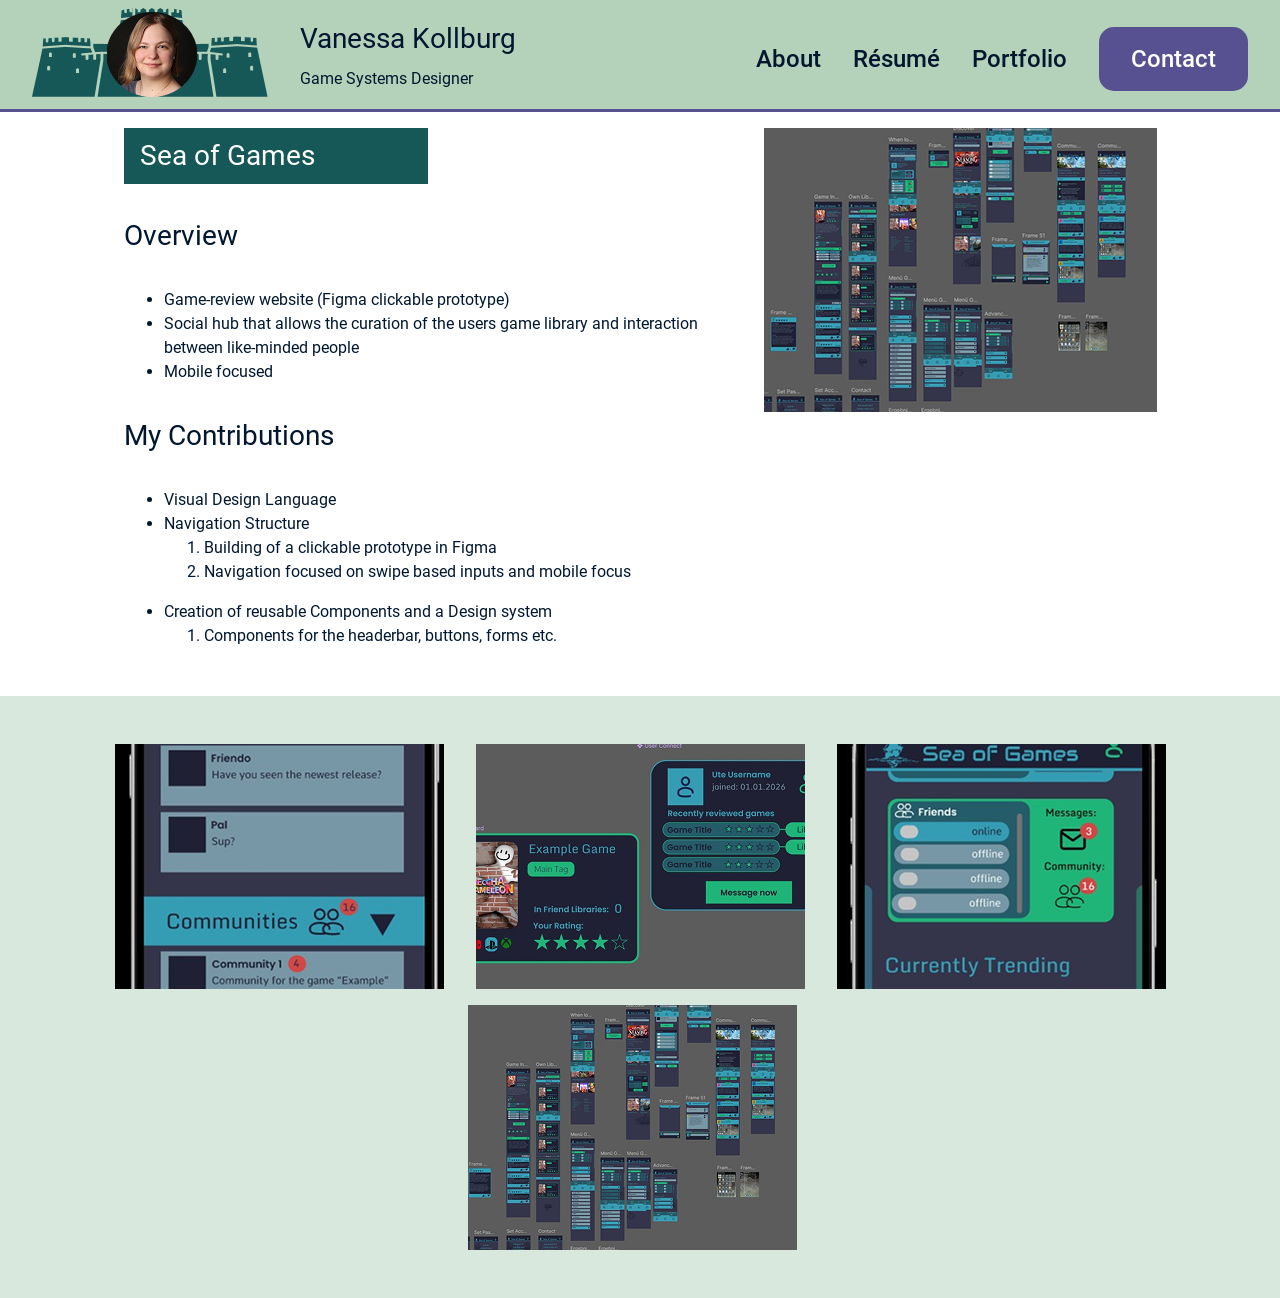
<file: sog.html>
<!DOCTYPE html>
<html lang="en">

<head>
    <meta charset="UTF-8">
    <meta name="viewport" content="width=device-width, initial-scale=1.0">
    <title>Project Page "Sea of Games"</title>
    <meta name="description"
        content="Game Design Portfolio for Vanessa Kollburg, Project Page for the website prototype 'Sea of Games', Figma, Game Quality Assurance, Game UI">
    <meta name="author" content="Vanessa Kollburg">
    <link rel="icon" type="image/x-icon" href="./images/favicon.png">
    <meta name="robots" content="index,follow">
    <link type="text/css" rel="stylesheet" href="assets/bootstrap-icons-1.13.1/bootstrap-icons.min.css">
    <link type="text/css" rel="stylesheet" href="css/fonts.css">
    <link type="text/css" rel="stylesheet" href="css/variable.css">
    <link type="text/css" rel="stylesheet" href="css/style.css">
    <link type="text/css" rel="stylesheet" href="css/section.css">
</head>

<body>
    <header>
        <nav class="flex  align-center px-2">
            <div class="flex header-logo align-center">
                <a href="index.html">
                    <img src="./images/header_pic.png"
                        alt="logo of a castle with the photo of Vanessa Kollburg in the middle">
                </a>

                <a href="index.html">
                    <ul class="flex header-name">
                        <li>

                            <h2>Vanessa Kollburg</h2>

                        </li>
                        <li>

                            <p>Game Systems Designer</p>

                        </li>
                    </ul>
                </a>
            </div>
            <ul class="flex navigation align-center">
                <li><a href="index.html">
                        <h3>About</h3>
                    </a></li>
                <li><a href="#resume">
                        <h3>Résumé</h3>
                    </a></li>
                <li><a href="portfolio.html">
                        <h3>Portfolio</h3>
                    </a></li>
                <li>
                    <button class="btn btn-primary"><a href="index.html#contact">
                            <h3>Contact</h3>
                        </a></button>
                </li>
            </ul>
            <button class="hamburger" onclick="openNav()">
                <i class="bi bi-list"></i>
            </button>
        </nav>
        <!-- hamburger menu overlay -->
        <div id="myNav" class="overlay display-none px-1 py-2">
            <button class="closebtn" onclick="closeNav()">
                <i class="bi bi-x-lg"></i>
            </button>
            <div class="overlay-content flex">
                <ul class="flex">
                    <li><a href="#rezepte">About</a></li>
                    <li><a href="#about">Résumé</a></li>
                    <li><a href="portfolio.html">Portfolio</a></li>
                    <li><a href="index.html#contact">Contact</a></li>
                </ul>
            </div>
    </header>

    <body>

        <section class="flex justify-center  overview">

            <div class="flex contributions">
                <div class="grid-child py-2">
                    <h2>Sea of Games</h2>
                </div>
                <h2>Overview</h2>
                <ul>
                    <li>
                        <p>Game-review website (Figma clickable prototype)</p>
                    </li>
                    <li>
                        <p>Social hub that allows the curation of the users game library and interaction between
                            like-minded people</p>
                    </li>
                    <li>
                        <p>Mobile focused</p>
                    </li>

                </ul>
                <h2>My Contributions</h2>
                <ul>
                    <li>
                        <p>Visual Design Language</p>
                    </li>
                    <li>
                        <p>Navigation Structure </p>
                        <ol>
                            <li>Building of a clickable prototype in Figma</li>
                            <li> Navigation focused on swipe based inputs and mobile focus </li>
                        </ol>
                    </li>

                    <li>
                        <p>Creation of reusable Components and a Design system</p>
                        <ol>
                            <li>Components for the headerbar, buttons, forms etc.</li>
                        </ol>
                    </li>

                </ul>
            </div>
            <div class="main-pic"><img src="./images/thumbnail_SOG.png"
                    alt="Screenshot of clickable prototype within Figma">
            </div>
        </section>
        <section class="flex justify-center color-bg lightbox">
            <!-- Images used to open the lightbox -->
            <div class="flex justify-center row">
                <div class="flex justify-center column">
                    <img src="./images/SOG-1-mini.png" onclick="openModal();currentSlide(1)" class="hover-shadow">
                </div>
                <div class="flex justify-center column">
                    <img src="./images/SOG-2-mini.png" onclick="openModal();currentSlide(2)" class="hover-shadow">
                </div>
                <div class="flex justify-center column">
                    <img src="./images/SOG-3-mini.png" onclick="openModal();currentSlide(3)" class="hover-shadow">
                </div>
                <div class="flex justify-center column">
                    <img src="./images/SOG-4-mini.png" onclick="openModal();currentSlide(4)" class="hover-shadow">
                </div>


            </div>

            <!-- The Modal/Lightbox -->
            <div id="myModal" class="modal">
                <span class="close cursor" onclick="closeModal()">&times;</span>
                <div class="modal-content">

                    <div class="mySlides">
                        <div class="numbertext">1 / 4</div>
                        <img src="./images/SOG-1.jpg" style="width:100%">
                    </div>

                    <div class="mySlides">
                        <div class="numbertext">2 / 4</div>
                        <img src="./images/SOG-2.jpg" style="width:100%">
                    </div>

                    <div class="mySlides">
                        <div class="numbertext">3 / 4</div>
                        <img src="./images/SOG-3.jpg" style="width:100%">
                    </div>
                    <div class="mySlides">
                        <div class="numbertext">4 / 4</div>
                        <img src="./images/SOG-4.jpg" style="width:100%">
                    </div>



                    <!-- Next/previous controls -->
                    <a class="prev" onclick="plusSlides(-1)">&#10094;</a>
                    <a class="next" onclick="plusSlides(1)">&#10095;</a>

                    <!-- Caption text -->
                    <div class="caption-container">
                        <p id="caption"></p>
                    </div>

                    <!-- Thumbnail image controls -->
                    <div class="column">
                        <img class="demo" src="./images/SOG-1-mini.png" onclick="currentSlide(1)" alt="Message box">
                    </div>

                    <div class="column">
                        <img class="demo" src="./images/SOG-2-mini.png" onclick="currentSlide(2)"
                            alt="Overlay components">
                    </div>

                    <div class="column">
                        <img class="demo" src="./images/SOG-3-mini.png" onclick="currentSlide(3)" alt="Main page">
                    </div>
                    <div class="column">
                        <img class="demo" src="./images/SOG-4-mini.png" onclick="currentSlide(4)"
                            alt="Full prototype layout in Figma">
                    </div>



                </div>
            </div>
        </section>
    </body>
    <script>
        function openNav() {
            document.getElementById("myNav").classList.add("display-block");
            document.querySelector("body").style.overflow = "hidden";
        }
        function closeNav() {
            document.getElementById("myNav").classList.remove("display-block");
            document.querySelector("body").style.overflow = "visible";
        }
        /* Lightbox */
        // Open the Modal
        function openModal() {
            document.getElementById("myModal").style.display = "block";
        }

        // Close the Modal
        function closeModal() {
            document.getElementById("myModal").style.display = "none";
        }

        var slideIndex = 1;
        showSlides(slideIndex);

        // Next/previous controls
        function plusSlides(n) {
            showSlides(slideIndex += n);
        }

        // Thumbnail image controls
        function currentSlide(n) {
            showSlides(slideIndex = n);
        }

        function showSlides(n) {
            var i;
            var slides = document.getElementsByClassName("mySlides");
            var dots = document.getElementsByClassName("demo");
            var captionText = document.getElementById("caption");
            if (n > slides.length) { slideIndex = 1 }
            if (n < 1) { slideIndex = slides.length }
            for (i = 0; i < slides.length; i++) {
                slides[i].style.display = "none";
            }
            for (i = 0; i < dots.length; i++) {
                dots[i].className = dots[i].className.replace(" active", "");
            }
            slides[slideIndex - 1].style.display = "block";
            dots[slideIndex - 1].className += " active";
            captionText.innerHTML = dots[slideIndex - 1].alt;
        }
    </script>
</body>

</html>
</file>
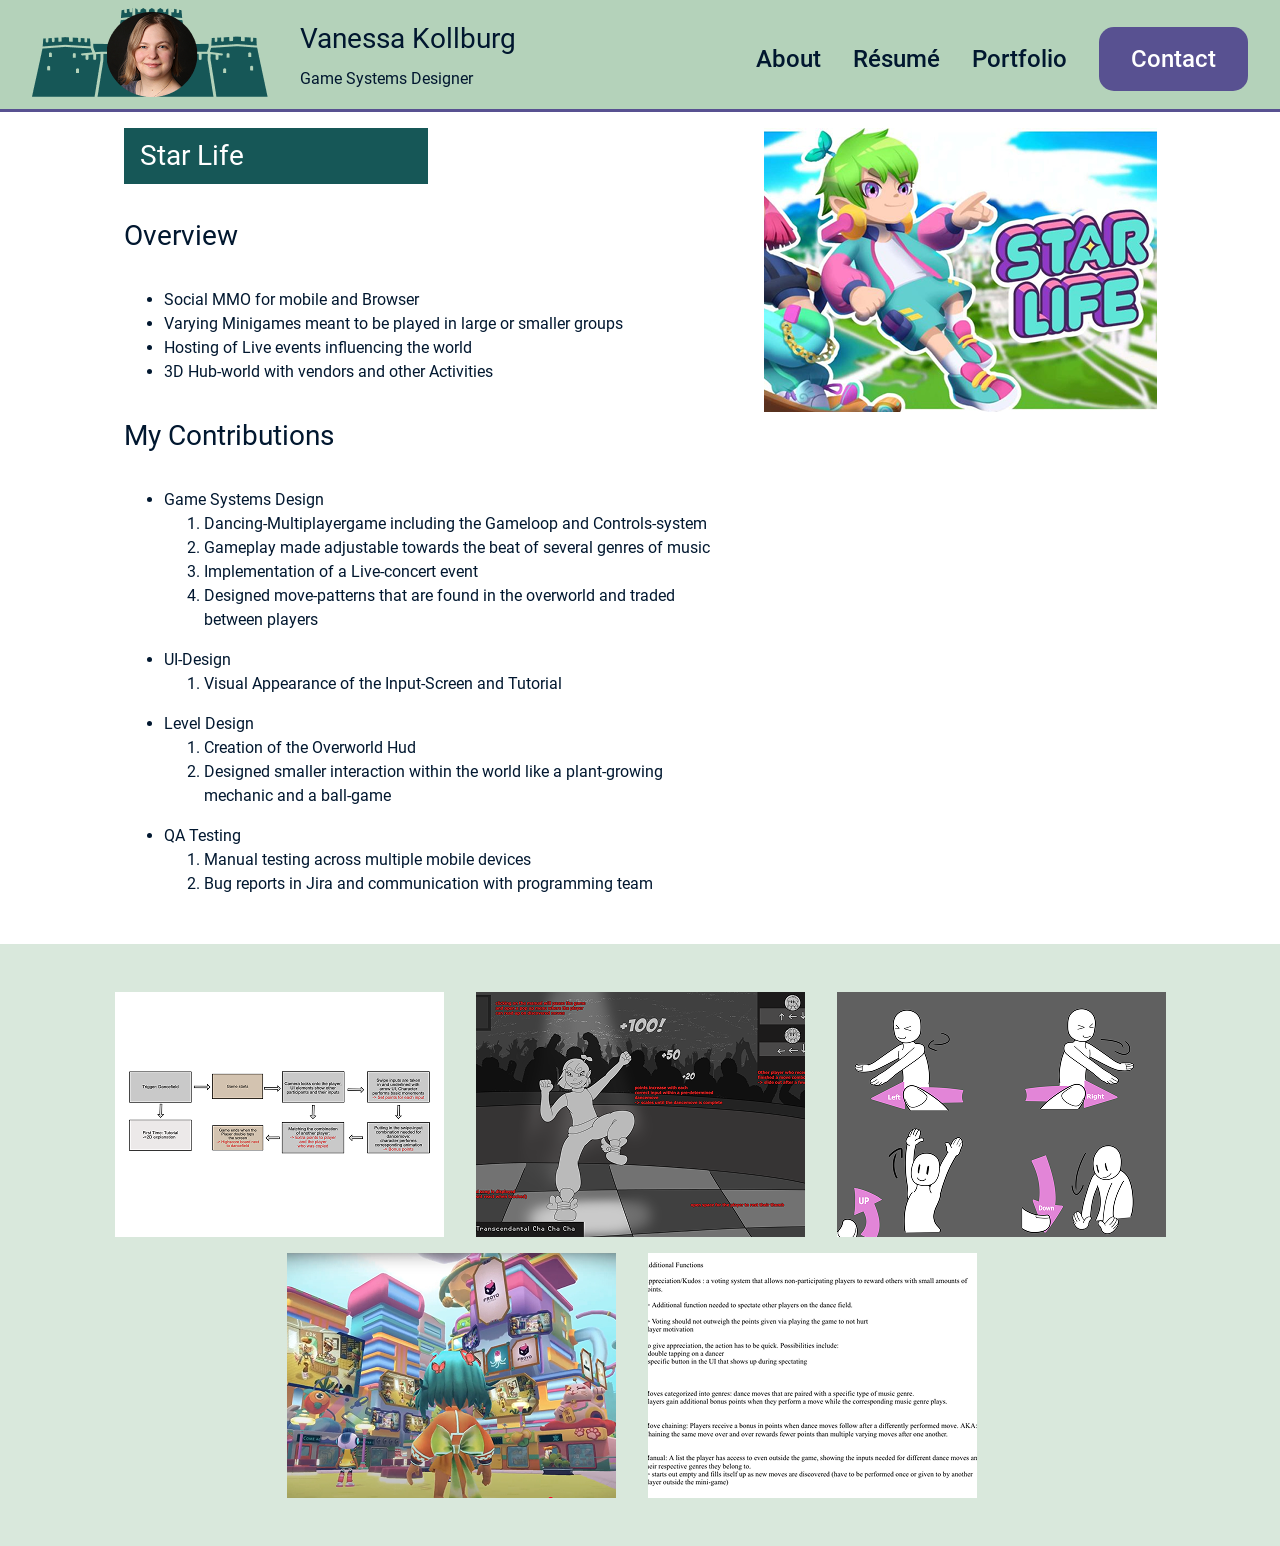
<file: star-life.html>
<!DOCTYPE html>
<html lang="en">

<head>
    <meta charset="UTF-8">
    <meta name="viewport" content="width=device-width, initial-scale=1.0">
    <title>Project Page "Star Life"</title>
    <meta name="description"
        content="Game Design Portfolio for Vanessa Kollburg, Project Page fpr the Browser-MMO Star life Game System Design, Game Quality Assurance, Game UI">
    <meta name="author" content="Vanessa Kollburg">
    <link rel="icon" type="image/x-icon" href="./images/favicon.png">
    <meta name="robots" content="index,follow">
    <link type="text/css" rel="stylesheet" href="assets/bootstrap-icons-1.13.1/bootstrap-icons.min.css">
    <link type="text/css" rel="stylesheet" href="css/fonts.css">
    <link type="text/css" rel="stylesheet" href="css/variable.css">
    <link type="text/css" rel="stylesheet" href="css/style.css">
    <link type="text/css" rel="stylesheet" href="css/section.css">
</head>

<body>
    <header>
        <nav class="flex  align-center px-2">
            <div class="flex header-logo align-center">
                <a href="index.html">
                    <img src="./images/header_pic.png"
                        alt="logo of a castle with the photo of Vanessa Kollburg in the middle">
                </a>

                <a href="index.html">
                    <ul class="flex header-name">
                        <li>

                            <h2>Vanessa Kollburg</h2>

                        </li>
                        <li>

                            <p>Game Systems Designer</p>

                        </li>
                    </ul>
                </a>
            </div>
            <ul class="flex navigation align-center">
                <li><a href="index.html">
                        <h3>About</h3>
                    </a></li>
                <li><a href="#resume">
                        <h3>Résumé</h3>
                    </a></li>
                <li><a href="portfolio.html">
                        <h3>Portfolio</h3>
                    </a></li>
                <li>
                    <button class="btn btn-primary"><a href="index.html#contact">
                            <h3>Contact</h3>
                        </a></button>
                </li>
            </ul>
            <button class="hamburger" onclick="openNav()">
                <i class="bi bi-list"></i>
            </button>
        </nav>
        <!-- hamburger menu overlay -->
        <div id="myNav" class="overlay display-none px-1 py-2">
            <button class="closebtn" onclick="closeNav()">
                <i class="bi bi-x-lg"></i>
            </button>
            <div class="overlay-content flex">
                <ul class="flex">
                    <li><a href="#rezepte">About</a></li>
                    <li><a href="#about">Résumé</a></li>
                    <li><a href="portfolio.html">Portfolio</a></li>
                    <li><a href="index.html#contact">Contact</a></li>
                </ul>
            </div>
    </header>

    <body>

        <section class="flex justify-center  overview">

            <div class="flex contributions">
                <div class="grid-child py-2">
                    <h2>Star Life</h2>
                </div>
                <h2>Overview</h2>
                <ul>
                    <li>
                        <p>Social MMO for mobile and Browser</p>
                    </li>
                    <li>
                        <p>Varying Minigames meant to be played in large or smaller groups</p>
                    </li>
                    <li>
                        <p>Hosting of Live events influencing the world</p>
                    </li>
                    <li>
                        <p>3D Hub-world with vendors and other Activities</p>
                    </li>
                </ul>
                <h2>My Contributions</h2>
                <ul>
                    <li>
                        <p>Game Systems Design</p>
                        <ol>
                            <li>Dancing-Multiplayergame including the Gameloop and Controls-system</li>
                            <li>Gameplay made adjustable towards the beat of several genres of music </li>
                            <li>Implementation of a Live-concert event</li>
                            <li>Designed move-patterns that are found in the overworld and traded between players</li>
                        </ol>
                    </li>
                    <li>
                        <p>UI-Design</p>
                        <ol>
                            <li>Visual Appearance of the Input-Screen and Tutorial</li>
                        </ol>
                    </li>
                    <li>
                        <p>Level Design</p>
                        <ol>
                            <li>Creation of the Overworld Hud </li>
                            <li>Designed smaller interaction within the world like a plant-growing mechanic and a
                                ball-game </li>
                        </ol>
                    </li>
                    <li>
                        <p>QA Testing</p>
                        <ol>
                            <li>Manual testing across multiple mobile devices</li>
                            <li>Bug reports in Jira and communication with programming team</li>
                        </ol>
                    </li>
                </ul>
            </div>
            <div class="main-pic"><img src="./images/thumbnail_star_life.png" alt="Titlescreen of the game Star Life">
            </div>
        </section>
        <section class="flex justify-center color-bg lightbox">
            <!-- Images used to open the lightbox -->
            <div class="flex justify-center row">
                <div class="flex justify-center column">
                    <img src="./images/StarLife-1-mini.png" onclick="openModal();currentSlide(1)" class="hover-shadow">
                </div>
                <div class="flex justify-center column">
                    <img src="./images/StarLife-2-mini.png" onclick="openModal();currentSlide(2)" class="hover-shadow">
                </div>
                <div class="flex justify-center column">
                    <img src="./images/StarLife-3-mini.png" onclick="openModal();currentSlide(3)" class="hover-shadow">
                </div>
                <div class="flex justify-center column">
                    <img src="./images/StarLife-4-mini.png" onclick="openModal();currentSlide(4)" class="hover-shadow">
                </div>
                <div class="flex justify-center column">
                    <img src="./images/StarLife-5-mini.png" onclick="openModal();currentSlide(5)" class="hover-shadow">
                </div>
            </div>

            <!-- The Modal/Lightbox -->
            <div id="myModal" class="modal">
                <span class="close cursor" onclick="closeModal()">&times;</span>
                <div class="modal-content">

                    <div class="mySlides">
                        <div class="numbertext">1 / 5</div>
                        <img src="./images/StarLife-1.png" style="width:100%">
                    </div>

                    <div class="mySlides">
                        <div class="numbertext">2 / 5</div>
                        <img src="./images/StarLife-2.png" style="width:100%">
                    </div>

                    <div class="mySlides">
                        <div class="numbertext">3 / 5</div>
                        <img src="./images/StarLife-3.png" style="width:100%">
                    </div>

                    <div class="mySlides">
                        <div class="numbertext">4 / 5</div>
                        <img src="./images/StarLife-4.png" style="width:100%">
                    </div>
                    <div class="mySlides">
                        <div class="numbertext">5 / 5</div>
                        <img src="./images/StarLife-5.png" style="width:100%">
                    </div>

                    <!-- Next/previous controls -->
                    <a class="prev" onclick="plusSlides(-1)">&#10094;</a>
                    <a class="next" onclick="plusSlides(1)">&#10095;</a>

                    <!-- Caption text -->
                    <div class="caption-container">
                        <p id="caption"></p>
                    </div>

                    <!-- Thumbnail image controls -->
                    <div class="column">
                        <img class="demo" src="./images/StarLife-1-mini.png" onclick="currentSlide(1)" alt="Gameloop">
                    </div>

                    <div class="column">
                        <img class="demo" src="./images/StarLife-2-mini.png" onclick="currentSlide(2)" alt="Mockup">
                    </div>

                    <div class="column">
                        <img class="demo" src="./images/StarLife-3-mini.png" onclick="currentSlide(3)"
                            alt="Swipe-Controls">
                    </div>

                    <div class="column">
                        <img class="demo" src="./images/StarLife-4-mini.png" onclick="currentSlide(4)" alt="Hubworld">
                    </div>
                    <div class="column">
                        <img class="demo" src="./images/StarLife-5-mini.png" onclick="currentSlide(5)"
                            alt="Dance minigame GDD extract">
                    </div>
                </div>
            </div>
        </section>
    </body>
    <script>
        function openNav() {
            document.getElementById("myNav").classList.add("display-block");
            document.querySelector("body").style.overflow = "hidden";
        }
        function closeNav() {
            document.getElementById("myNav").classList.remove("display-block");
            document.querySelector("body").style.overflow = "visible";
        }
        /* Lightbox */
        // Open the Modal
        function openModal() {
            document.getElementById("myModal").style.display = "block";
        }

        // Close the Modal
        function closeModal() {
            document.getElementById("myModal").style.display = "none";
        }

        var slideIndex = 1;
        showSlides(slideIndex);

        // Next/previous controls
        function plusSlides(n) {
            showSlides(slideIndex += n);
        }

        // Thumbnail image controls
        function currentSlide(n) {
            showSlides(slideIndex = n);
        }

        function showSlides(n) {
            var i;
            var slides = document.getElementsByClassName("mySlides");
            var dots = document.getElementsByClassName("demo");
            var captionText = document.getElementById("caption");
            if (n > slides.length) { slideIndex = 1 }
            if (n < 1) { slideIndex = slides.length }
            for (i = 0; i < slides.length; i++) {
                slides[i].style.display = "none";
            }
            for (i = 0; i < dots.length; i++) {
                dots[i].className = dots[i].className.replace(" active", "");
            }
            slides[slideIndex - 1].style.display = "block";
            dots[slideIndex - 1].className += " active";
            captionText.innerHTML = dots[slideIndex - 1].alt;
        }
    </script>
</body>

</html>
</file>
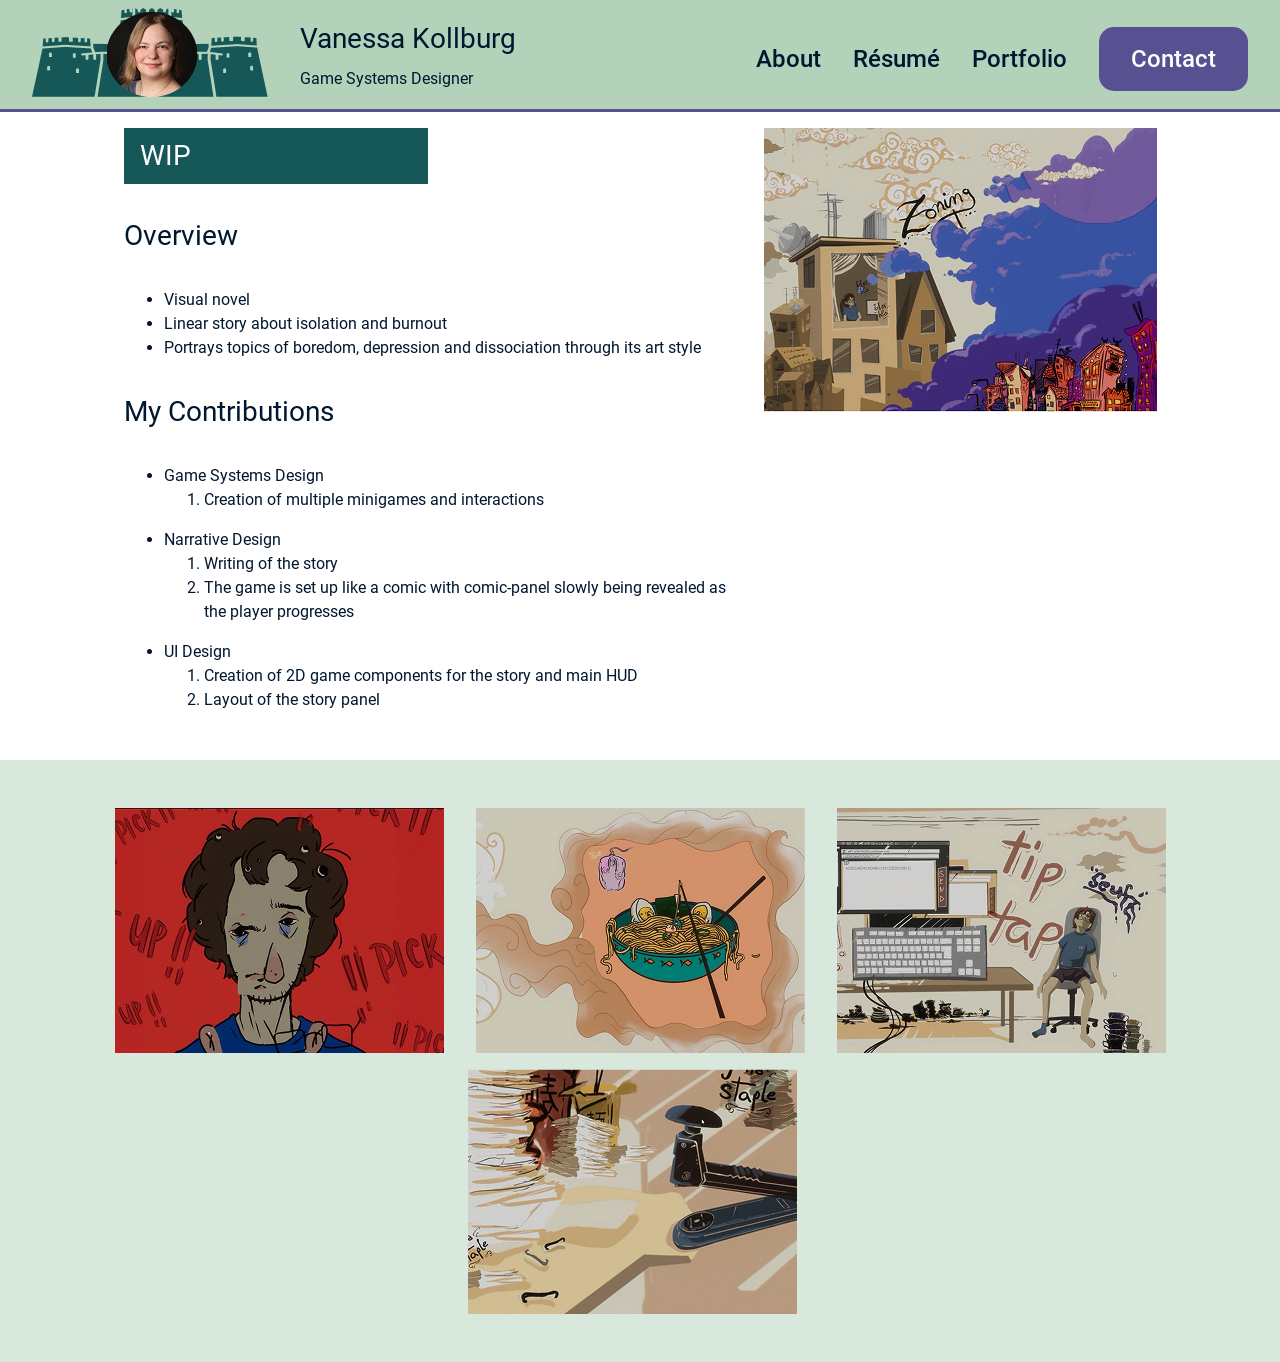
<file: wip.html>
<!DOCTYPE html>
<html lang="en">

<head>
    <meta charset="UTF-8">
    <meta name="viewport" content="width=device-width, initial-scale=1.0">
    <title>Project Page "WIP"</title>
    <meta name="description"
        content="Game Design Portfolio for Vanessa Kollburg, Project Page for the game 'WIP', Gamejam , Game Quality Assurance, Game UI">
    <meta name="author" content="Vanessa Kollburg">
    <link rel="icon" type="image/x-icon" href="./images/favicon.png">
    <meta name="robots" content="index,follow">
    <link type="text/css" rel="stylesheet" href="assets/bootstrap-icons-1.13.1/bootstrap-icons.min.css">
    <link type="text/css" rel="stylesheet" href="css/fonts.css">
    <link type="text/css" rel="stylesheet" href="css/variable.css">
    <link type="text/css" rel="stylesheet" href="css/style.css">
    <link type="text/css" rel="stylesheet" href="css/section.css">
</head>

<body>
    <header>
        <nav class="flex  align-center px-2">
            <div class="flex header-logo align-center">
                <a href="index.html">
                    <img src="./images/header_pic.png"
                        alt="logo of a castle with the photo of Vanessa Kollburg in the middle">
                </a>

                <a href="index.html">
                    <ul class="flex header-name">
                        <li>

                            <h2>Vanessa Kollburg</h2>

                        </li>
                        <li>

                            <p>Game Systems Designer</p>

                        </li>
                    </ul>
                </a>
            </div>
            <ul class="flex navigation align-center">
                <li><a href="index.html">
                        <h3>About</h3>
                    </a></li>
                <li><a href="#resume">
                        <h3>Résumé</h3>
                    </a></li>
                <li><a href="portfolio.html">
                        <h3>Portfolio</h3>
                    </a></li>
                <li>
                    <button class="btn btn-primary"><a href="index.html#contact">
                            <h3>Contact</h3>
                        </a></button>
                </li>
            </ul>
            <button class="hamburger" onclick="openNav()">
                <i class="bi bi-list"></i>
            </button>
        </nav>
        <!-- hamburger menu overlay -->
        <div id="myNav" class="overlay display-none px-1 py-2">
            <button class="closebtn" onclick="closeNav()">
                <i class="bi bi-x-lg"></i>
            </button>
            <div class="overlay-content flex">
                <ul class="flex">
                    <li><a href="#rezepte">About</a></li>
                    <li><a href="#about">Résumé</a></li>
                    <li><a href="portfolio.html">Portfolio</a></li>
                    <li><a href="index.html#contact">Contact</a></li>
                </ul>
            </div>
    </header>

    <body>

        <section class="flex justify-center  overview">

            <div class="flex contributions">
                <div class="grid-child py-2">
                    <h2>WIP</h2>
                </div>
                <h2>Overview</h2>
                <ul>
                    <li>
                        <p>Visual novel</p>
                    </li>
                    <li>
                        <p>Linear story about isolation and burnout </p>
                    </li>
                    <li>
                        <p>Portrays topics of boredom, depression and dissociation through its art style</p>
                    </li>

                </ul>
                <h2>My Contributions</h2>
                <ul>
                    <li>
                        <p>Game Systems Design</p>
                        <ol>
                            <li> Creation of multiple minigames and interactions</li>
                        </ol>
                    </li>
                    <li>
                        <p>Narrative Design</p>
                        <ol>
                            <li>Writing of the story</li>
                            <li> The game is set up like a comic with comic-panel slowly being revealed as the player
                                progresses </li>
                        </ol>
                    </li>

                    <li>
                        <p>UI Design</p>
                        <ol>
                            <li> Creation of 2D game components for the story and main HUD</li>
                            <li>Layout of the story panel</li>
                        </ol>
                    </li>

                </ul>
            </div>
            <div class="main-pic"><img src="./images/thumbnail_WIP.png" alt="Screenshot of the game WIP">
            </div>
        </section>
        <section class="flex justify-center color-bg lightbox">
            <!-- Images used to open the lightbox -->
            <div class="flex justify-center row">
                <div class="flex justify-center column">
                    <img src="./images/WIP-1-mini.png" onclick="openModal();currentSlide(1)" class="hover-shadow">
                </div>
                <div class="flex justify-center column">
                    <img src="./images/WIP-2-mini.png" onclick="openModal();currentSlide(2)" class="hover-shadow">
                </div>
                <div class="flex justify-center column">
                    <img src="./images/WIP-3-mini.png" onclick="openModal();currentSlide(3)" class="hover-shadow">
                </div>
                <div class="flex justify-center column">
                    <img src="./images/WIP-4-mini.png" onclick="openModal();currentSlide(4)" class="hover-shadow">
                </div>


            </div>

            <!-- The Modal/Lightbox -->
            <div id="myModal" class="modal">
                <span class="close cursor" onclick="closeModal()">&times;</span>
                <div class="modal-content">

                    <div class="mySlides">
                        <div class="numbertext">1 / 4</div>
                        <img src="./images/WIP-1.jpg" style="width:100%">
                    </div>

                    <div class="mySlides">
                        <div class="numbertext">2 / 4</div>
                        <img src="./images/WIP-2.jpg" style="width:100%">
                    </div>

                    <div class="mySlides">
                        <div class="numbertext">3 / 4</div>
                        <img src="./images/WIP-3.jpg" style="width:100%">
                    </div>
                    <div class="mySlides">
                        <div class="numbertext">4 / 4</div>
                        <img src="./images/WIP-4.jpg" style="width:100%">
                    </div>



                    <!-- Next/previous controls -->
                    <a class="prev" onclick="plusSlides(-1)">&#10094;</a>
                    <a class="next" onclick="plusSlides(1)">&#10095;</a>

                    <!-- Caption text -->
                    <div class="caption-container">
                        <p id="caption"></p>
                    </div>

                    <!-- Thumbnail image controls -->
                    <div class="column">
                        <img class="demo" src="./images/WIP-1-mini.png" onclick="currentSlide(1)"
                            alt="Face-arrangement minigame">
                    </div>

                    <div class="column">
                        <img class="demo" src="./images/WIP-2-mini.png" onclick="currentSlide(2)"
                            alt="Ramen-bowl minigame">
                    </div>

                    <div class="column">
                        <img class="demo" src="./images/WIP-3-mini.png" onclick="currentSlide(3)" alt="Typing minigame">
                    </div>
                    <div class="column">
                        <img class="demo" src="./images/WIP-4-mini.png" onclick="currentSlide(4)"
                            alt="stapling minigame">
                    </div>



                </div>
            </div>
        </section>
    </body>
    <script>
        function openNav() {
            document.getElementById("myNav").classList.add("display-block");
            document.querySelector("body").style.overflow = "hidden";
        }
        function closeNav() {
            document.getElementById("myNav").classList.remove("display-block");
            document.querySelector("body").style.overflow = "visible";
        }
        /* Lightbox */
        // Open the Modal
        function openModal() {
            document.getElementById("myModal").style.display = "block";
        }

        // Close the Modal
        function closeModal() {
            document.getElementById("myModal").style.display = "none";
        }

        var slideIndex = 1;
        showSlides(slideIndex);

        // Next/previous controls
        function plusSlides(n) {
            showSlides(slideIndex += n);
        }

        // Thumbnail image controls
        function currentSlide(n) {
            showSlides(slideIndex = n);
        }

        function showSlides(n) {
            var i;
            var slides = document.getElementsByClassName("mySlides");
            var dots = document.getElementsByClassName("demo");
            var captionText = document.getElementById("caption");
            if (n > slides.length) { slideIndex = 1 }
            if (n < 1) { slideIndex = slides.length }
            for (i = 0; i < slides.length; i++) {
                slides[i].style.display = "none";
            }
            for (i = 0; i < dots.length; i++) {
                dots[i].className = dots[i].className.replace(" active", "");
            }
            slides[slideIndex - 1].style.display = "block";
            dots[slideIndex - 1].className += " active";
            captionText.innerHTML = dots[slideIndex - 1].alt;
        }
    </script>
</body>

</html>
</file>
<file: css/fonts.css>
@font-face {
    font-family: 'Roboto';
    src: url('../font/Roboto-Regular.woff') format('woff'), url('..font/Roboto-Regular.woff2') format('woff2');
    font-weight: normal;
    font-style: normal;
    font-display: swap;
}

@font-face {
    font-family: 'Roboto-Medium';
    src: url('../font/Roboto-Medium.woff') format('woff'), url('..font/Roboto-Medium.woff2') format('woff2');
    font-weight: normal;
    font-style: normal;
    font-display: swap;
}
</file>
<file: css/variable.css>
:root {
    --medium: 'Roboto-Medium', 'Times New Roman', sans-serif;
    --body-text: 'Roboto', 'Times New Roman', sans-serif;
    --primary: #B4D2BA;
    --secondary: #165757;
    --base: #FFFFFF;
    --dark: #01172F;
    --highlight: #585191;
    --btn-hover: #91518D;
    --btn-clicked: #3F2E3D;
    --section: #D9E8DC;

}
</file>
<file: css/style.css>
*,
*::before,
*::after {
    box-sizing: border-box;
    margin: 0;
}

html {
    font-size: 100%;
    font-family: var(--body-text);
    line-height: 1.5;
    color: var(--dark);
    background-color: var(--base);
    /* margin: 0 8rem; */
}

body {
    background-color: var(--base);
}

p {
    font-family: var(--body-text);
    font-size: 1rem;

}

h2 {
    font-family: var(--body-text);
    font-size: 1.75rem;
    line-height: 2.5rem;
    font-weight: 500;

}

h3 {
    font-family: var(--medium);
    font-size: 1.5rem;
    line-height: 2rem;
    font-weight: normal;
}

.subheading {
    font-size: 1.25rem;
    line-height: 2.5rem;
}

h2,
h3,
.subheading {
    letter-spacing: -2;
}

/* Abstände */
/* Horizontal */
.px-1 {
    padding-left: 1rem;
    padding-right: 1rem;
}

.px-2 {
    padding-left: 2rem;
    padding-right: 2rem;
}

.px-3 {
    padding-left: 3rem;
    padding-right: 3rem;
}

.px-4 {
    padding-left: 4rem;
    padding-right: 4rem;
}

.px-5 {
    padding-left: 5rem;
    padding-right: 5rem;
}

.px-6 {
    padding-left: 6rem;
    padding-right: 6rem;
}

/* Vertikal */
/* Vertikal */
.py-1 {
    padding-top: 1rem;
    padding-bottom: 1rem;
}

.py-1-25 {
    padding-top: 1.25rem;
    padding-bottom: 1.25rem;
}

.py-2 {
    padding-top: 2rem;
    padding-bottom: 2rem;
}

.py-2-5 {
    padding-top: 2.5rem;
    padding-bottom: 2.5rem;
}

.py-4 {
    padding-top: 4rem;
    padding-bottom: 4rem;
}

.py-5 {
    padding-top: 5rem;
    padding-bottom: 5rem;
}

/* Bilder responsiv */
img {
    max-width: 100%;
    height: auto;
}

.color-bg {
    background-color: var(--section);
}

/* Schriftformatierung */
.text-align-center {
    text-align: center;
}

.text-align-left {
    text-align: left;
}

/* Flex */
.flex {
    display: flex;
}

.justify-center {
    justify-content: center;
}

.align-center {
    align-items: center;
}

.justify-start {
    justify-content: space-around;
}

/* grid */
.grid {
    display: grid;
}

/* Links */
a {
    color: var(--base);
    text-decoration: none;
    font-family: var(--medium);
    font-size: 1.5rem;
    line-height: 2.5rem;

}

.btn {

    border: none;
    border-radius: 15px;
    text-align: center;
    display: flex;
    align-items: center;
    justify-content: center;
    gap: 0.8rem;
}

.btn-primary {
    padding: 1rem 2rem;
    background-color: var(--highlight);
    color: var(--base);
}

.btn-primary:hover {
    background-color: var(--btn-hover);
    color: var(--base);
}

.btn-primary:active {
    background-color: var(--btn-clicked);
    color: var(--base);
}

.btn-secondary {
    padding: 2.5rem;
    background-color: var(--secondary);
    color: var(--base);
}

.btn-secondary:hover {
    background-color: var(--highlight);
    color: var(--base);
}

.btn-secondary:active {
    background-color: var(--primary);
    color: var(--base);
}

button {
    border: none;
    background-color: transparent;
    cursor: pointer;
}

.display-none {
    display: none;
}

.display-block {
    display: block;
}

/* Lightbox */
.lightbox {
    padding: 1rem;
}

.row {
    width: 100%;
    padding: 2rem;
    gap: 1rem;

    flex-flow: row wrap;


}

.row>.column {
    padding: 0 0.5rem;
    min-width: 20rem;
    flex-wrap: wrap;


}

.row:after {
    content: "";
    display: table;
    clear: both;
}

/* Create four equal columns that floats next to eachother */
.modal-content .column {
    float: left;
    width: 25%;


}

/* The Modal (background) */
.modal {
    display: none;
    position: fixed;
    z-index: 1;
    padding-top: 5rem;
    left: 0;
    top: 0;
    width: 100%;
    height: 100%;
    overflow: auto;
    background-color: black;
}

/* Modal Content */
.modal-content {
    position: relative;
    background-color: #fefefe;
    margin: auto;
    padding: 0;
    width: 50%;

}

/* The Close Button */
.close {
    color: white;
    position: absolute;
    top: 1.5rem;
    right: 1.5rem;
    font-size: 3rem;
    font-weight: bold;
}

.close:hover,
.close:focus {
    color: #999;
    text-decoration: none;
    cursor: pointer;
}

/* Hide the slides by default */
.mySlides {
    display: none;
}

/* Next & previous buttons */
.prev,
.next {
    cursor: pointer;
    position: absolute;
    top: 50%;
    width: auto;
    padding: 1rem;
    margin-bottom: 4rem;
    color: white;
    font-weight: bold;
    font-size: 1.5rem;
    transition: 0.6s ease;
    border-radius: 0 3px 3px 0;
    user-select: none;
    -webkit-user-select: none;
}

/* Position the "next button" to the right */
.next {
    right: 0;
    border-radius: 3px 0 0 3px;
}

/* On hover, add a black background color with a little bit see-through */
.prev:hover,
.next:hover {
    background-color: rgba(0, 0, 0, 0.8);
}

/* Number text (1/3 etc) */
.numbertext {
    color: #f2f2f2;
    font-size: 1rem;
    padding: 0.5rem 1rem;
    position: absolute;
    top: 0;
}

/* Caption text */
.caption-container {
    text-align: center;
    background-color: black;
    padding: 0.5rem 1rem;
    color: white;
}

img.demo {
    opacity: 0.6;
}

.active,
.demo:hover {
    opacity: 1;
}

img.hover-shadow {
    transition: 0.3s;
}

.hover-shadow:hover {
    box-shadow: 0 4px 8px 0 rgba(0, 0, 0, 0.2), 0 6px 20px 0 rgba(0, 0, 0, 0.19);
}
</file>
<file: css/section.css>
nav {
    justify-content: space-between;
    min-height: 10svh;
    width: 100%;
    background-color: var(--primary);
    gap: 3rem;
    padding-top: 0.5rem;
    border-bottom: 3px solid var(--highlight);
    position: fixed;
    z-index: 1;
}

nav ul {
    list-style-type: none;
    gap: 2rem;
}

nav li,
nav a {
    color: var(--dark);
}

nav a:hover {
    color: var(--highlight);
}

button a {
    color: var(--base);
}

button a:hover {
    color: var(--base);
}

.header-logo {
    gap: 2rem;
}

.header-name {
    flex-direction: column;
    padding: 0%;
    gap: 0;
}

.hamburger {
    display: none;
}

.skill-btn {
    gap: 4rem;
    flex-wrap: wrap;
    padding-top: 10rem;
}


/* Hero-text */


.hero-text {
    flex-direction: column;
    gap: 1rem;
    max-width: 40%;
    text-align: left;
}


.examples {
    flex-direction: column;
    gap: 2rem;
    text-align: center;
}

.example-cards {
    gap: 2rem;
    flex-wrap: wrap;
    justify-content: center;
}

.hero-card {
    flex-direction: column;
    gap: 0rem;
    max-width: 20rem;
    text-align: center;
    z-index: 0;
}

.hero-card img {
    filter: opacity(0.65);
}

.hero-card img:hover {
    filter: opacity(1);
}

.hero-card p {
    background-color: var(--primary);
    padding: 1rem;
    margin: 0;
}

/* Portolio page abilities */
.abilities {
    flex-direction: row;
    align-items: end;
    justify-content: space-between;
    gap: 2rem;

    padding-left: 8rem;
    padding-right: 0rem;
    padding-top: 4rem;
    padding-bottom: 0rem;

    background-image: url("../images/openclipart-vectors-castle-2027050\ 1.svg");
    background-size: 30rem;

    background-repeat: no-repeat;
    background-position: right bottom;

}

.ability-list {
    flex-direction: column;
    width: 60%;
    padding-bottom: 4rem;
    padding-top: 4rem;



}

.ability-list>.grid-child {
    width: 100%;
    margin-top: 1.5rem;
    margin-bottom: 1.5rem;
    padding-top: 0.5rem;
    padding-bottom: 0.5rem;

}

.abili-list p {
    line-height: 2rem;
    font-size: 1.05rem;
}

.work {
    flex-direction: column;
    gap: 2rem;
    text-align: center;
    padding: 4rem 8rem;


}

.work-thmbs {
    width: 100%;
    gap: 2rem;
    flex-wrap: wrap;
}



.thmb-card {
    width: 25rem;
    background-color: var(--secondary);
    flex-direction: column;
    gap: 0rem;
    border: 2px solid var(--secondary);
}


.thmb-text:hover {
    background-color: var(--highlight);
}

.thmb-text {
    flex-direction: column;
    background-color: var(--secondary);
    padding: 0.5rem 1rem;
    padding-top: 0rem;
    margin: 0rem;
    text-align: left;


}

.thmb-card img {
    border-bottom: 3px solid var(--dark);


}

.thmb-card a {
    margin: 0rem;
    padding: 0rem;
}

.thmb-text p {
    font-size: 1rem;
    line-height: 1.5rem;


}


.software {
    flex-direction: column;
    gap: 2rem;
    text-align: center;
}

.card-container {
    gap: 2rem;
    flex-flow: wrap;
    flex-basis: 50%;
    width: 55%;
}

.card-container p {
    width: 100%;
    text-align: center;
    background-color: var(--primary);
    padding: 0.5rem;

}

.grid-child {
    display: block;
    text-align: left;
    background-color: var(--secondary);
    color: var(--base);
    width: 50%;
    padding: 1rem;
}

footer {
    min-height: 25svh;
    background-color: var(--secondary);
    flex-direction: column;
    padding-bottom: 1rem;
}

footer>h2 {
    text-align: center;
    font-size: 2rem;
    padding: 1rem;
    color: var(--primary);
}

footer a {
    color: var(--primary);
}

footer a:hover {
    color: var(--btn-hover);
}

footer a:has(i) {
    color: black;
    font-size: 3.5rem;
}



.socials {
    display: flex;
    gap: 2rem;
    justify-content: center;
    align-items: stretch;
}

/* Game-Overviews */
.overview {
    padding: 2rem;
    padding-top: 8rem;
    gap: 2rem;
}

.contributions {
    flex-direction: column;
    gap: 2rem;
    width: 50%;
}

.contributions .grid-child {
    padding-top: 0.5rem;
    padding-bottom: 0.5rem;
}

.contributions ol {
    margin-bottom: 1rem;
}

.main-pic img {
    position: sticky;
    top: 8rem;

}

/* resume */
.resume-bg {
    justify-content: start;
    background-color: var(--section);
}

.resume {
    padding-top: 12rem;
    flex-direction: column;

    align-items: center;
    gap: 1rem;
    padding-bottom: 8rem;

    width: 80%;
    background-color: white;


}

.resume>h3 {
    width: 40%;


}

.res-cat {
    flex-direction: column;
    width: 40%;
    gap: 1rem;
    margin-bottom: 2rem;




}

.experience {

    gap: 1rem;
    justify-content: start;
}

.dates {
    min-width: 50%;


}

.content {
    flex-direction: column;
    width: fit-content;
    gap: 0.5rem;

}

.content li {
    margin: 0.5rem;
}


@media screen and (max-width:1024px) {

    nav .icons,
    .navigation a,
    nav ul,
    nav .btn-primary {
        display: none;
    }



    nav .header-logo {
        gap: 1rem;
        width: 100%;

    }



    nav .header-name {
        flex-direction: column;
        align-items: center;
        gap: 0.rem;


    }

    nav .header-name a {
        padding-left: 0rem;
    }

    nav .header-name h2 {
        font-size: 1.25rem;
        line-height: 1.5rem;
        white-space: nowrap;
    }

    nav .header-name p {
        font-size: 1rem;
        line-height: 1.5rem;
        white-space: nowrap;

    }

    .hamburger {
        display: block;


    }

    .closebtn i,
    .hamburger i {
        font-size: 3.5rem;
        color: var(--dark);

    }

    .hamburger a:hover {
        color: var(--highlight);
    }

    .hamburger a:active {
        color: var(--highlight);
    }

    .closebtn {
        position: fixed;
        top: 0;
        right: 0;
        padding: 2rem;
    }

    /* Overlay */
    .overlay {
        height: 100svh;
        width: 20%;
        background-color: var(--primary);
        position: fixed;
        top: 0;
        right: 0;
        z-index: 9999;

    }

    .overlay-content {
        margin-top: 4rem;
        color: var(--secondary);
    }

    .overlay-content ul {
        flex-direction: column;
        gap: 1.5rem;

    }

    .overlay-content a {
        color: var(--secondary);
    }

    .overlay-content .btn-primary>a {
        color: var(--base);
    }



    .hero {
        margin-right: 2rem;
        padding: 2rem;
        padding-top: 0rem;
        gap: 2rem;
    }

    .hero-text {

        max-width: 50%;
        text-align: left;
    }

    .skill-btn {
        gap: 2rem;
        padding: 2rem 1rem;
        justify-content: center;
        padding-top: 10rem;

    }

    .skill-btn a {
        padding: 1.5rem;
        font-size: 1.25rem;
    }

    .example-cards {
        gap: 1.5rem;
        flex-wrap: wrap;
        justify-content: center;
        padding: 0.5rem;

    }

    .hero-card {
        max-width: 15rem;
    }

    .example-cards img {
        filter: opacity(1);
    }

    .example-cards p {
        width: 100%;
        text-align: center;
        background-color: var(--primary);
        padding: 0.5rem;
    }

    .abilities {
        padding-left: 2rem;
    }

    .ability-list {
        width: 80%
    }

    .work {
        padding: 4rem;

    }

    .thmb-card {
        width: 30%;
        background-color: var(--secondary);
    }

    .thmb-card h3 {
        font-size: 1.25rem;
    }



    .software {
        padding-top: 2rem;
    }

    .grid-child {
        width: 70%;
        padding: 0.5rem;
    }

    .card-container {
        width: 100%;

    }

    /* Game-overviews */
    .overview {
        flex-direction: column-reverse;
    }

    .contributions {
        width: 80%;
    }

    .modal-content {
        width: 90%;

    }

    /* resume */
    .resume-bg {
        justify-content: center;
        background-color: var(--base);
    }

    .resume>h3 {
        width: 60%;
    }

    .res-cat {
        width: 60%;
    }


}





@media screen and (max-width:576px) {


    nav ul {
        display: none;
    }

    nav {
        width: 100%;
        justify-content: space-evenly;
    }





    .navigation {
        position: absolute;

    }


    .overlay {
        margin: 0rem;
        padding-left: 0rem;
        padding-top: 3rem;
        width: 50%;

    }


    .header-logo img {
        display: none;
    }

    .skill-btn {
        gap: 1rem;
        padding: 1rem 0.5rem;
        justify-content: center;
        padding-top: 8rem;


    }

    .skill-btn a {
        font-family: var(--body-text);
        font-size: 1rem;
    }

    .hero {

        padding: 0rem;
        padding-top: 0rem;
        width: 100%;
        flex-direction: column-reverse;

    }

    .hero-text {
        margin-right: 0rem;
        padding: 1rem;
        padding-top: 0rem;
        max-width: 100%;

    }

    .hero img {
        max-width: 15rem;

    }

    .hero-card {
        max-width: 12rem;
    }

    .abilities button {
        display: block;
        margin: 2rem 0rem;
    }

    .abilities {
        padding-top: 8rem;
        padding-left: 1rem;
        padding-right: 1rem;

    }

    .ability-list {
        padding: 1rem;
        width: 100%;
    }

    .thmb-card {
        width: 25rem;
    }

    .software {
        padding: 1rem;
        padding-bottom: 2rem;

    }

    .grid-child {
        width: 80%;
        padding: 0.5rem;
    }

    .card-container {
        width: 100%;
        flex-basis: 20%;
        flex-wrap: wrap;

    }

    .s-card {
        max-width: 10rem;
    }

    .grid-child>h2 {
        font-size: 1.5rem;
        font-family: var(--body-text);
        font-weight: normal;
        text-align: center;
        line-height: 2rem;
    }

    .overview {
        gap: 1rem;
        padding-top: 10rem;
    }

    .contributions {
        width: 100%;
    }

    .row>.column {
        padding: 0 0.5rem;
        min-width: 100%;
        flex-wrap: wrap;
    }

    /* resume */
    .resume {
        padding-top: 6rem;
    }

    .resume>h3 {
        width: 100%;
        text-align: center;
        border-top: 2px solid var(--secondary);
        padding-top: 0.5rem;
    }

    .res-cat {
        width: 80%;
    }

    .experience {
        flex-direction: column;
    }

    .dates {
        width: 100%;
        border-top: 2px solid var(--primary);
        padding-top: 0.5rem;
    }

    .content {
        width: 80%;
    }

}
</file>
